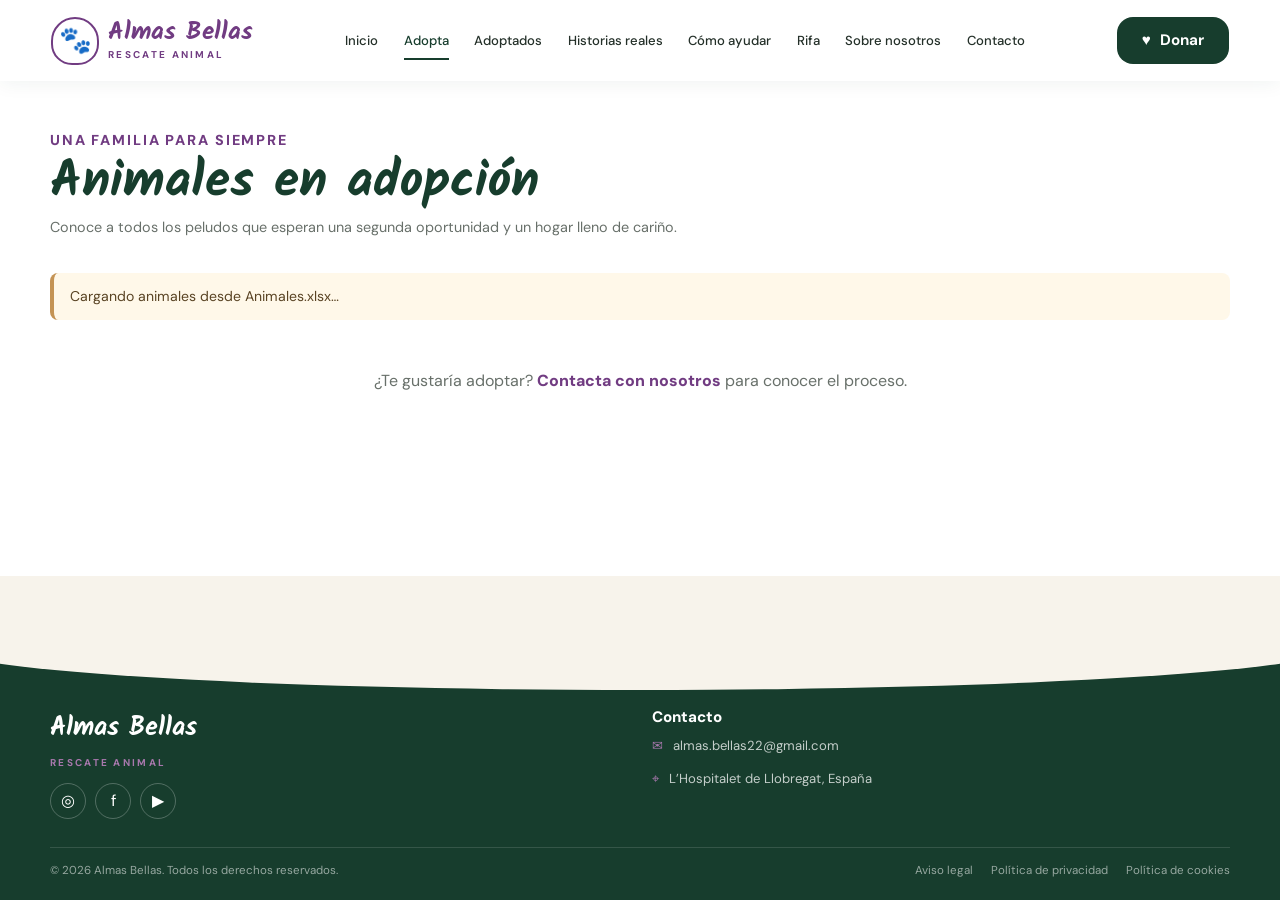
<file: adopta.html>
<!doctype html>
<html lang="es">
<head>
  <meta charset="utf-8">
  <meta name="viewport" content="width=device-width, initial-scale=1">
  <meta name="theme-color" content="#173d2d">
  <meta name="description" content="Conoce a todos los animales de Almas Bellas que buscan una familia y un hogar definitivo.">
  <title>Adopta | Almas Bellas</title>
  <link rel="preconnect" href="https://fonts.googleapis.com">
  <link rel="preconnect" href="https://fonts.gstatic.com" crossorigin>
  <link href="https://fonts.googleapis.com/css2?family=DM+Sans:wght@400;500;600;700;800&family=Kalam:wght@400;700&display=swap" rel="stylesheet">
  <link rel="stylesheet" href="style.css">
  <script type="module" src="app.js"></script>
</head>
<body class="adoption-page">
  <header class="site-header" id="inicio">
    <nav class="navbar" aria-label="Navegación principal">
      <a class="logo" href="index.html#inicio" aria-label="Almas Bellas, inicio"><span class="logo-mark" aria-hidden="true">🐾</span><span class="logo-text"><span class="logo-name">Almas Bellas</span><span class="logo-subtitle">RESCATE ANIMAL</span></span></a>
      <div class="nav-menu" id="main-nav-menu"><a class="nav-link" href="index.html#inicio">Inicio</a><a class="nav-link active" href="adopta.html">Adopta</a><a class="nav-link" href="adoptados.html">Adoptados</a><a class="nav-link" href="historias.html">Historias reales</a><a class="nav-link" href="index.html#ayudar">Cómo ayudar</a><a class="nav-link" href="rifa.html">Rifa</a><a class="nav-link" href="nosotros.html">Sobre nosotros</a><a class="nav-link" href="index.html#contacto">Contacto</a></div>
      <div class="nav-actions"><a class="btn btn-primary donate-nav" href="index.html#ayudar">♥ <span>Donar</span></a></div>
      <button class="mobile-nav-toggle" type="button" aria-label="Abrir menú" aria-controls="main-nav-menu" aria-expanded="false">☰</button>
    </nav>
  </header>
  <main class="adoption-main">
    <section class="animals section" id="animales">
      <div class="container">
        <div class="section-header adoption-header"><p class="eyebrow">Una familia para siempre</p><h1>Animales en adopción</h1><p>Conoce a todos los peludos que esperan una segunda oportunidad y un hogar lleno de cariño.</p></div>
        <p id="animals-status" class="data-notice" role="status" aria-live="polite">Cargando animales desde Animales.xlsx…</p>
        <div class="animals-grid"></div>
        <p class="adoption-contact">¿Te gustaría adoptar? <a href="mailto:hola@almasbellas.org?subject=Quiero%20adoptar">Contacta con nosotros</a> para conocer el proceso.</p>
      </div>
    </section>
  </main>
  <footer class="footer" id="contacto"><div class="container"><div class="footer-grid"><div class="footer-column"><a class="footer-logo" href="index.html#inicio"><span class="logo-name">Almas Bellas</span><span class="logo-subtitle">RESCATE ANIMAL</span></a><div class="footer-social"><a href="https://instagram.com" aria-label="Instagram">◎</a><a href="https://facebook.com" aria-label="Facebook">f</a><a href="https://youtube.com" aria-label="YouTube">▶</a></div></div><div class="footer-column"><h3>Contacto</h3><div class="footer-contact"><a class="contact-item" href="mailto:almas.bellas22@gmail.com"><span class="contact-icon">✉</span>almas.bellas22@gmail.com</a><span class="contact-item"><span class="contact-icon">⌖</span>L’Hospitalet de Llobregat, España</span></div></div></div><div class="footer-bottom"><p>© 2026 Almas Bellas. Todos los derechos reservados.</p><div class="footer-legal"><a href="#contacto">Aviso legal</a><a href="#contacto">Política de privacidad</a><a href="#contacto">Política de cookies</a></div></div></div></footer>
</body>
</html>
</file>
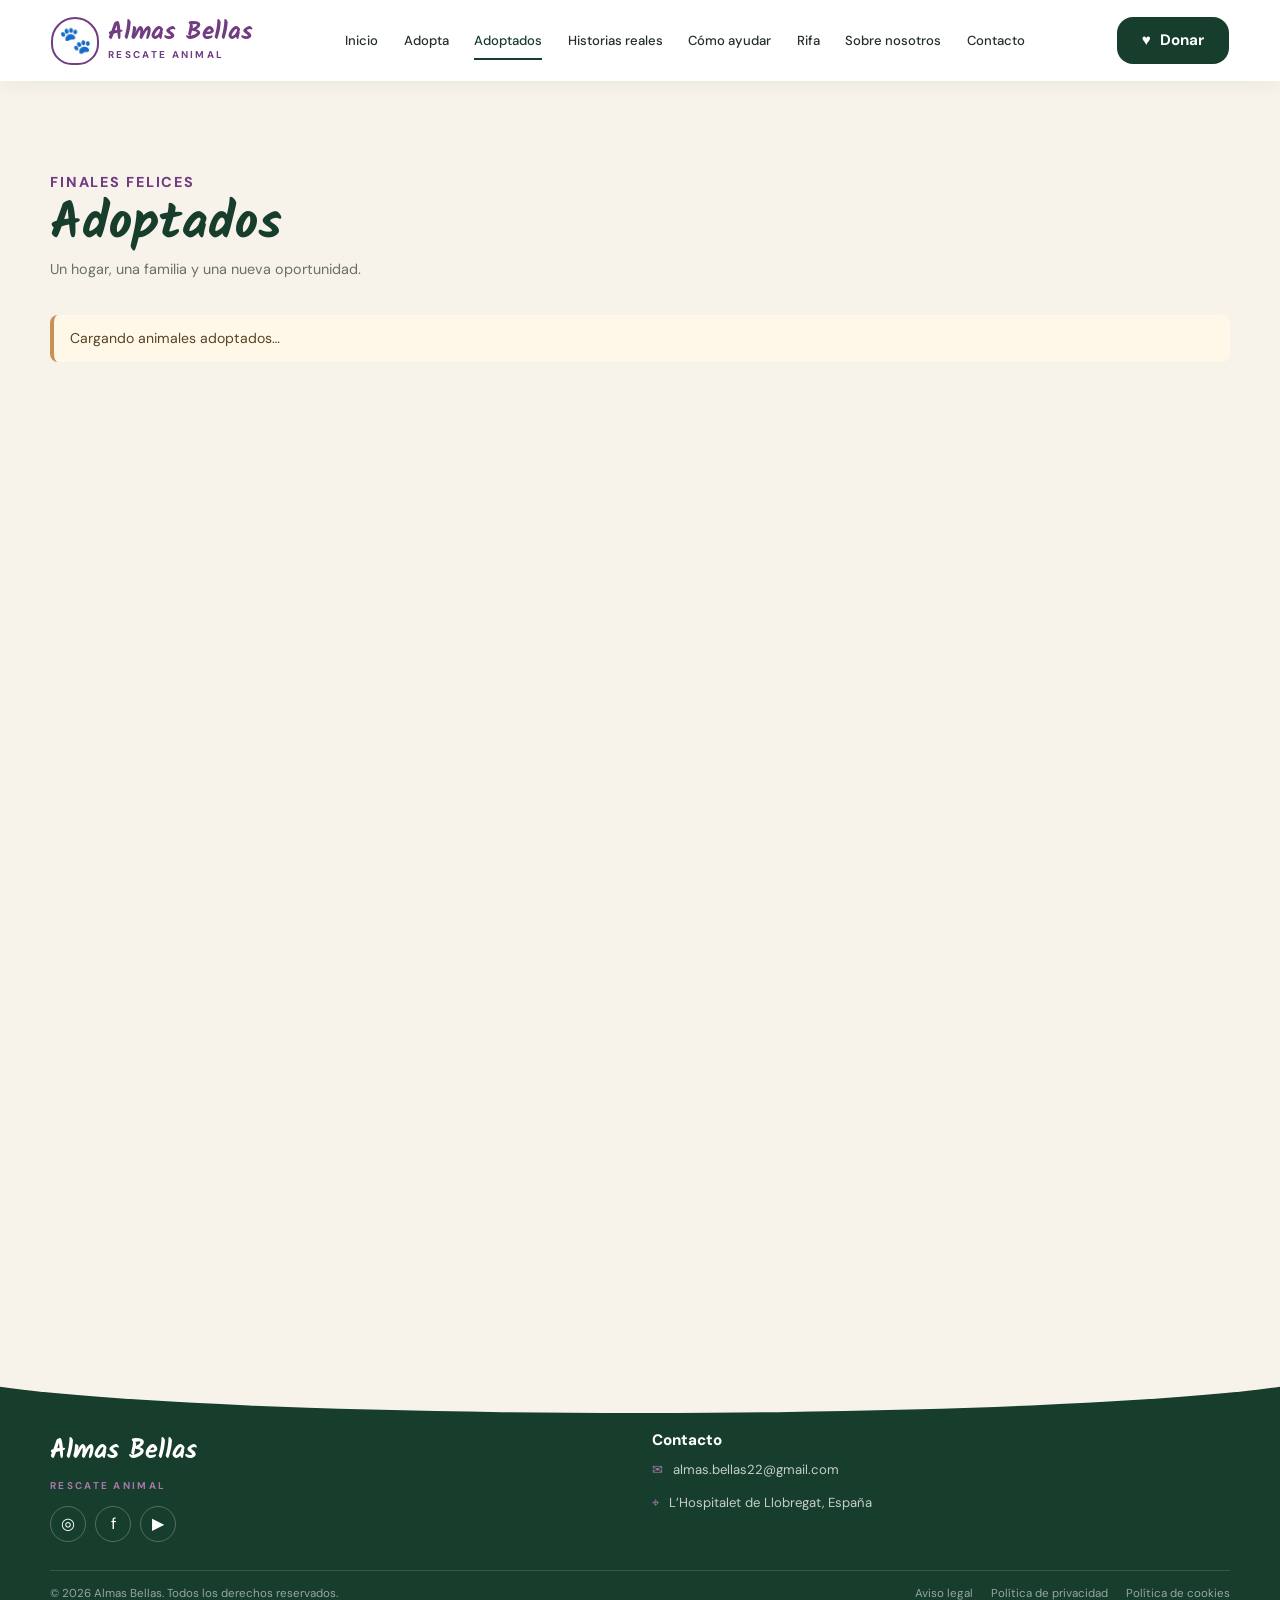
<file: adoptados.html>
<!doctype html>
<html lang="es">
<head>
  <meta charset="utf-8">
  <meta name="viewport" content="width=device-width, initial-scale=1">
  <meta name="theme-color" content="#173d2d">
  <meta name="description" content="Conoce a los animales adoptados de Almas Bellas y celebra sus nuevos comienzos.">
  <title>Adoptados | Almas Bellas</title>
  <link rel="preconnect" href="https://fonts.googleapis.com">
  <link rel="preconnect" href="https://fonts.gstatic.com" crossorigin>
  <link href="https://fonts.googleapis.com/css2?family=DM+Sans:wght@400;500;600;700;800&family=Kalam:wght@400;700&display=swap" rel="stylesheet">
  <link rel="stylesheet" href="style.css">
  <script type="module" src="adoptados.js"></script>
</head>
<body class="adopted-page">
  <header class="site-header" id="inicio">
    <nav class="navbar" aria-label="Navegación principal">
      <a class="logo" href="index.html#inicio" aria-label="Almas Bellas, inicio"><span class="logo-mark" aria-hidden="true">🐾</span><span class="logo-text"><span class="logo-name">Almas Bellas</span><span class="logo-subtitle">RESCATE ANIMAL</span></span></a>
      <div class="nav-menu" id="main-nav-menu"><a class="nav-link" href="index.html#inicio">Inicio</a><a class="nav-link" href="adopta.html">Adopta</a><a class="nav-link active" href="adoptados.html" aria-current="page">Adoptados</a><a class="nav-link" href="historias.html">Historias reales</a><a class="nav-link" href="index.html#ayudar">Cómo ayudar</a><a class="nav-link" href="rifa.html">Rifa</a><a class="nav-link" href="nosotros.html">Sobre nosotros</a><a class="nav-link" href="nosotros.html#contacto">Contacto</a></div>
      <div class="nav-actions"><a class="btn btn-primary donate-nav" href="index.html#ayudar">♥ <span>Donar</span></a></div>
      <button class="mobile-nav-toggle" type="button" aria-label="Abrir menú" aria-controls="main-nav-menu" aria-expanded="false">☰</button>
    </nav>
  </header>
  <main class="adopted-main">
    <section class="adopted-section section">
      <div class="container">
        <div class="section-header adoption-header"><p class="eyebrow">Finales felices</p><h1>Adoptados</h1><p>Un hogar, una familia y una nueva oportunidad.</p></div>
        <p id="adopted-status" class="data-notice" role="status" aria-live="polite">Cargando animales adoptados…</p>
        <div class="adopted-grid" aria-live="polite"></div>
      </div>
    </section>
  </main>
  <footer class="footer" id="contacto"><div class="container"><div class="footer-grid"><div class="footer-column"><a class="footer-logo" href="index.html#inicio"><span class="logo-name">Almas Bellas</span><span class="logo-subtitle">RESCATE ANIMAL</span></a><div class="footer-social"><a href="https://instagram.com" aria-label="Instagram">◎</a><a href="https://facebook.com" aria-label="Facebook">f</a><a href="https://youtube.com" aria-label="YouTube">▶</a></div></div><div class="footer-column"><h3>Contacto</h3><div class="footer-contact"><a class="contact-item" href="mailto:almas.bellas22@gmail.com"><span class="contact-icon">✉</span>almas.bellas22@gmail.com</a><span class="contact-item"><span class="contact-icon">⌖</span>L’Hospitalet de Llobregat, España</span></div></div></div><div class="footer-bottom"><p>© 2026 Almas Bellas. Todos los derechos reservados.</p><div class="footer-legal"><a href="nosotros.html#contacto">Aviso legal</a><a href="nosotros.html#contacto">Política de privacidad</a><a href="nosotros.html#contacto">Política de cookies</a></div></div></div></footer>
</body>
</html>
</file>
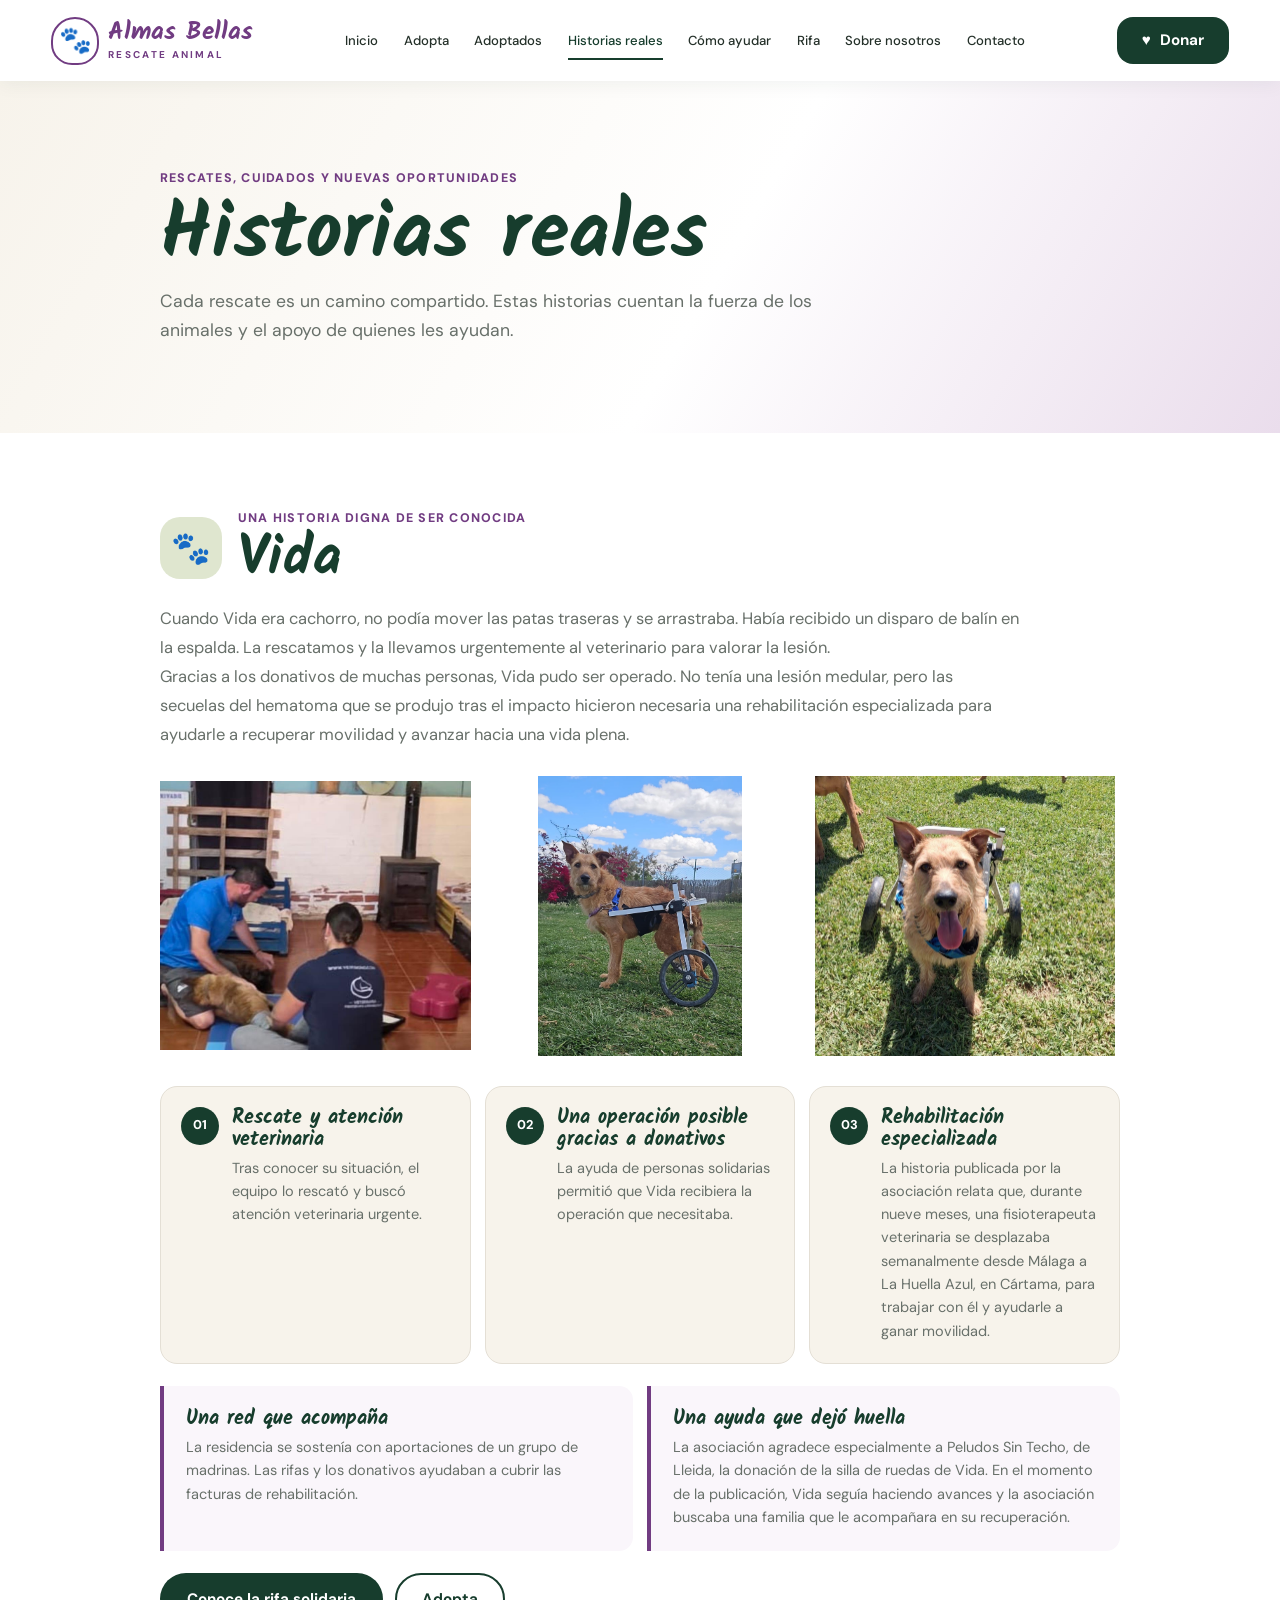
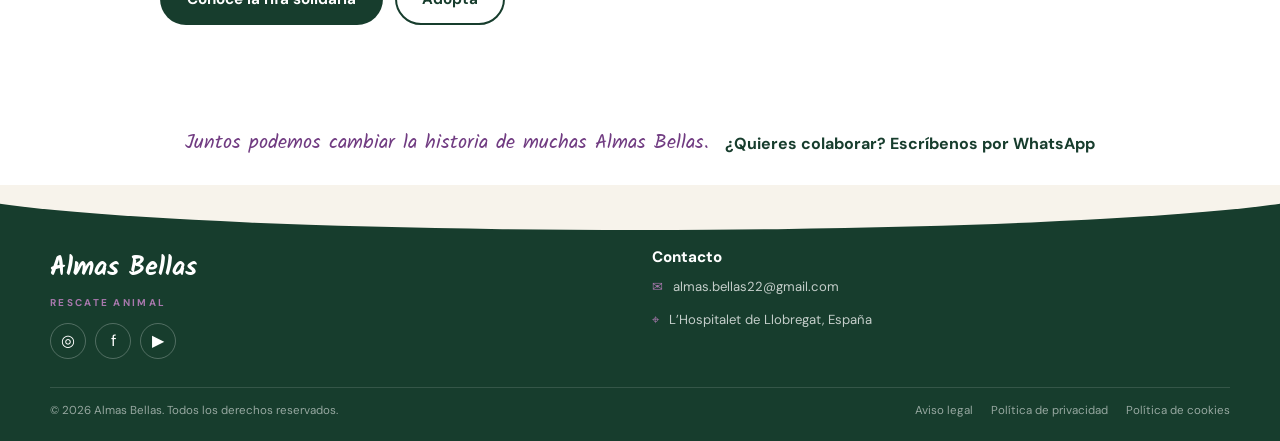
<file: historias.html>
<!doctype html>
<html lang="es">
<head>
  <meta charset="utf-8">
  <meta name="viewport" content="width=device-width, initial-scale=1">
  <meta name="theme-color" content="#173d2d">
  <meta name="description" content="Historias reales de rescate y recuperación de Almas Bellas, incluida la historia de Vida.">
  <title>Historias reales | Almas Bellas</title>
  <link rel="preconnect" href="https://fonts.googleapis.com">
  <link rel="preconnect" href="https://fonts.gstatic.com" crossorigin>
  <link href="https://fonts.googleapis.com/css2?family=DM+Sans:wght@400;500;600;700;800&family=Kalam:wght@400;700&display=swap" rel="stylesheet">
  <link rel="stylesheet" href="style.css">
  <script type="module" src="app.js"></script>
</head>
<body class="stories-page">
  <header class="site-header" id="inicio">
    <nav class="navbar" aria-label="Navegación principal">
      <a class="logo" href="index.html#inicio" aria-label="Almas Bellas, inicio"><span class="logo-mark" aria-hidden="true">🐾</span><span class="logo-text"><span class="logo-name">Almas Bellas</span><span class="logo-subtitle">RESCATE ANIMAL</span></span></a>
      <div class="nav-menu" id="main-nav-menu"><a class="nav-link" href="index.html#inicio">Inicio</a><a class="nav-link" href="adopta.html">Adopta</a><a class="nav-link" href="adoptados.html">Adoptados</a><a class="nav-link active" href="historias.html" aria-current="page">Historias reales</a><a class="nav-link" href="index.html#ayudar">Cómo ayudar</a><a class="nav-link" href="rifa.html">Rifa</a><a class="nav-link" href="nosotros.html">Sobre nosotros</a><a class="nav-link" href="index.html#contacto">Contacto</a></div>
      <div class="nav-actions"><a class="btn btn-primary donate-nav" href="index.html#ayudar">♥ <span>Donar</span></a></div>
      <button class="mobile-nav-toggle" type="button" aria-label="Abrir menú" aria-controls="main-nav-menu" aria-expanded="false">☰</button>
    </nav>
  </header>
  <main class="stories-main">
    <section class="stories-hero">
      <div class="container">
        <p class="eyebrow">Rescates, cuidados y nuevas oportunidades</p>
        <h1>Historias reales</h1>
        <p>Cada rescate es un camino compartido. Estas historias cuentan la fuerza de los animales y el apoyo de quienes les ayudan.</p>
      </div>
    </section>
    <section class="vida-story container" aria-labelledby="vida-title">
      <div class="vida-story-heading"><span class="vida-paw" aria-hidden="true">🐾</span><div><p class="eyebrow">Una historia digna de ser conocida</p><h2 id="vida-title">Vida</h2></div></div>
      <div class="vida-story-copy">
        <p>Cuando Vida era cachorro, no podía mover las patas traseras y se arrastraba. Había recibido un disparo de balín en la espalda. La rescatamos y la llevamos urgentemente al veterinario para valorar la lesión.<br>Gracias a los donativos de muchas personas, Vida pudo ser operado. No tenía una lesión medular, pero las secuelas del hematoma que se produjo tras el impacto hicieron necesaria una rehabilitación especializada para ayudarle a recuperar movilidad y avanzar hacia una vida plena.</p>
      </div>
      <div class="vida-gallery" aria-label="Imágenes de Vida">
        <img src="media/animales/Vida/vida.jpg" alt="Vida durante su recuperación" loading="lazy">
        <img src="media/animales/Vida/vida-silla.jpg" alt="Vida con su silla de ruedas" loading="lazy">
        <img src="media/animales/Vida/unnamed.jpg" alt="Vida" loading="lazy">
      </div>
      <div class="vida-timeline" aria-label="Etapas de la recuperación de Vida">
        <article><span>01</span><div><h3>Rescate y atención veterinaria</h3><p>Tras conocer su situación, el equipo lo rescató y buscó atención veterinaria urgente.</p></div></article>
        <article><span>02</span><div><h3>Una operación posible gracias a donativos</h3><p>La ayuda de personas solidarias permitió que Vida recibiera la operación que necesitaba.</p></div></article>
        <article><span>03</span><div><h3>Rehabilitación especializada</h3><p>La historia publicada por la asociación relata que, durante nueve meses, una fisioterapeuta veterinaria se desplazaba semanalmente desde Málaga a La Huella Azul, en Cártama, para trabajar con él y ayudarle a ganar movilidad.</p></div></article>
      </div>
      <div class="vida-support-grid">
        <div class="vida-support-card"><h3>Una red que acompaña</h3><p>La residencia se sostenía con aportaciones de un grupo de madrinas. Las rifas y los donativos ayudaban a cubrir las facturas de rehabilitación.</p></div>
        <div class="vida-support-card"><h3>Una ayuda que dejó huella</h3><p>La asociación agradece especialmente a Peludos Sin Techo, de Lleida, la donación de la silla de ruedas de Vida. En el momento de la publicación, Vida seguía haciendo avances y la asociación buscaba una familia que le acompañara en su recuperación.</p></div>
      </div>
      <div class="vida-actions"><a class="btn btn-primary" href="rifa.html">Conoce la rifa solidaria</a><a class="btn btn-secondary" href="https://wa.me/34692160589?text=Estoy%20interesado%2Fa%20en%20adoptar%20a%20Vida" target="_blank" rel="noopener noreferrer">Adopta</a></div>
    </section>
    <section class="stories-thanks container"><p>Juntos podemos cambiar la historia de muchas Almas Bellas.</p><a href="https://wa.me/34649776448" target="_blank" rel="noopener noreferrer">¿Quieres colaborar? Escríbenos por WhatsApp</a></section>
  </main>
  <footer class="footer" id="contacto"><div class="container"><div class="footer-grid"><div class="footer-column"><a class="footer-logo" href="index.html#inicio"><span class="logo-name">Almas Bellas</span><span class="logo-subtitle">RESCATE ANIMAL</span></a><div class="footer-social"><a href="https://instagram.com" aria-label="Instagram">◎</a><a href="https://facebook.com" aria-label="Facebook">f</a><a href="https://youtube.com" aria-label="YouTube">▶</a></div></div><div class="footer-column"><h3>Contacto</h3><div class="footer-contact"><a class="contact-item" href="mailto:almas.bellas22@gmail.com"><span class="contact-icon">✉</span>almas.bellas22@gmail.com</a><span class="contact-item"><span class="contact-icon">⌖</span>L’Hospitalet de Llobregat, España</span></div></div></div><div class="footer-bottom"><p>© 2026 Almas Bellas. Todos los derechos reservados.</p><div class="footer-legal"><a href="#contacto">Aviso legal</a><a href="#contacto">Política de privacidad</a><a href="#contacto">Política de cookies</a></div></div></div></footer>
</body>
</html>
</file>
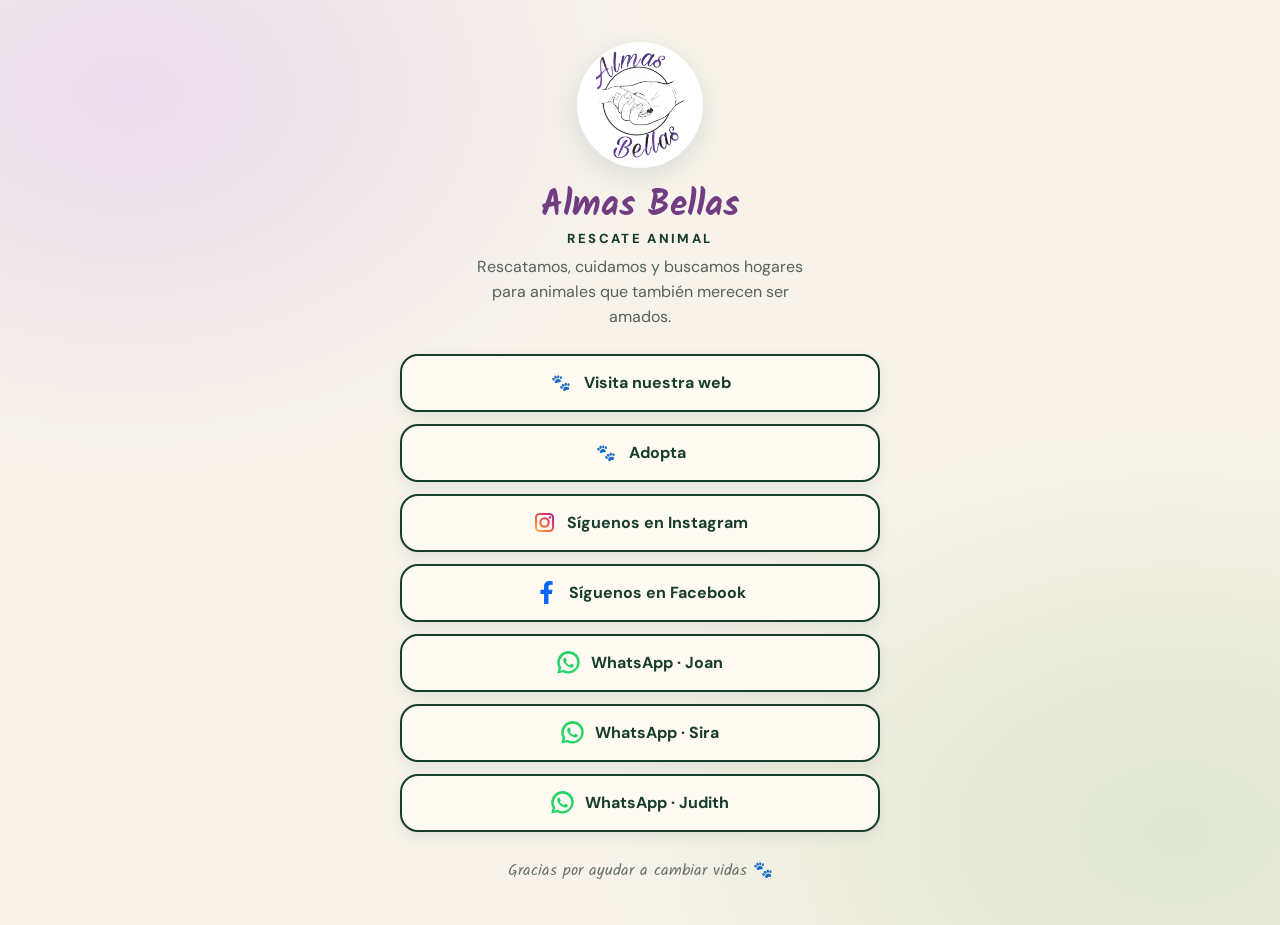
<file: linktree.html>
<!doctype html>
<html lang="es">
<head>
  <meta charset="utf-8">
  <meta name="viewport" content="width=device-width, initial-scale=1">
  <meta name="theme-color" content="#173d2d">
  <meta name="description" content="Todos los enlaces de Almas Bellas: web, redes sociales y WhatsApp.">
  <title>Almas Bellas | Enlaces</title>
  <link rel="preconnect" href="https://fonts.googleapis.com">
  <link rel="preconnect" href="https://fonts.gstatic.com" crossorigin>
  <link href="https://fonts.googleapis.com/css2?family=DM+Sans:wght@400;500;600;700;800&family=Kalam:wght@400;700&display=swap" rel="stylesheet">
  <style>
    :root { color-scheme: light; --green:#173d2d; --green-mid:#315a3d; --cream:#f7f3eb; --purple:#713c82; --text:#243029; }
    * { box-sizing:border-box; }
    body { min-height:100vh; margin:0; padding:42px 20px; display:flex; justify-content:center; align-items:center; background:radial-gradient(ellipse at 10% 10%, #eaddec 0, transparent 32%), radial-gradient(ellipse at 92% 90%, #dfe6cf 0, transparent 34%), var(--cream); color:var(--text); font-family:"DM Sans",Arial,sans-serif; }
    main { width:min(100%, 480px); text-align:center; }
    .brand { width:126px; height:126px; margin:0 auto 18px; padding:10px; overflow:hidden; border-radius:50%; background:#fff; box-shadow:0 8px 26px #173d2d20; }
    .brand img { width:100%; height:100%; object-fit:contain; }
    h1 { margin:0; color:var(--purple); font-family:Kalam,cursive; font-size:2.2rem; line-height:1.15; }
    .subtitle { margin:4px 0 8px; color:var(--green); font-size:.82rem; font-weight:800; letter-spacing:.18em; }
    .intro { margin:0 auto 24px; max-width:340px; color:#57615a; line-height:1.55; }
    .links { display:grid; gap:12px; }
    .link { min-height:58px; display:flex; align-items:center; justify-content:center; gap:11px; padding:12px 18px; border:2px solid var(--green); border-radius:18px; background:#fffaf2; color:var(--green); font-size:1rem; font-weight:700; text-decoration:none; box-shadow:0 5px 14px #173d2d17; transition:transform .18s ease, background .18s ease, color .18s ease; }
    .link:hover, .link:focus-visible { transform:translateY(-2px); background:#e9f0df; color:var(--green); text-decoration:none; outline:none; }
    .link.secondary { background:#fffaf2; color:var(--green); }
    .icon { width:23px; height:23px; display:inline-flex; align-items:center; justify-content:center; flex:0 0 23px; }
    .platform-icon { display:block; width:23px; height:23px; }
    .instagram-icon { fill:url(#instagram-gradient); }
    .facebook-icon { fill:#0866ff; }
    .whatsapp-icon { fill:#25d366; }
    footer { margin-top:26px; color:#69736c; font-family:Kalam,cursive; font-size:1rem; }
    @media (prefers-reduced-motion:reduce) { *,*::before,*::after { transition:none !important; scroll-behavior:auto !important; } }
  </style>
</head>
<body>
  <main>
    <div class="brand"><img src="media/web/logo.png" alt="Logo de Almas Bellas"></div>
    <h1>Almas Bellas</h1>
    <p class="subtitle">RESCATE ANIMAL</p>
    <p class="intro">Rescatamos, cuidamos y buscamos hogares para animales que también merecen ser amados.</p>
    <nav class="links" aria-label="Enlaces de Almas Bellas">
      <a class="link" href="https://lauraisidro.com/"><span class="icon" aria-hidden="true">🐾</span>Visita nuestra web</a>
      <a class="link" href="adopta.html"><span class="icon" aria-hidden="true">🐾</span>Adopta</a>
      <a class="link secondary" href="https://www.instagram.com/" target="_blank" rel="noopener noreferrer"><span class="icon" aria-hidden="true"><svg class="platform-icon instagram-icon" viewBox="0 0 24 24"><defs><linearGradient id="instagram-gradient" x1="0" y1="24" x2="24" y2="0" gradientUnits="userSpaceOnUse"><stop stop-color="#ffdc80"/><stop offset=".35" stop-color="#f77737"/><stop offset=".68" stop-color="#e1306c"/><stop offset="1" stop-color="#833ab4"/></linearGradient></defs><path d="M7 2h10a5 5 0 0 1 5 5v10a5 5 0 0 1-5 5H7a5 5 0 0 1-5-5V7a5 5 0 0 1 5-5Zm0 2.2A2.8 2.8 0 0 0 4.2 7v10A2.8 2.8 0 0 0 7 19.8h10a2.8 2.8 0 0 0 2.8-2.8V7A2.8 2.8 0 0 0 17 4.2H7Zm5 2.3a5.5 5.5 0 1 1 0 11 5.5 5.5 0 0 1 0-11Zm0 2.2a3.3 3.3 0 1 0 0 6.6 3.3 3.3 0 0 0 0-6.6Zm5.7-3.1a1.3 1.3 0 1 1 0 2.6 1.3 1.3 0 0 1 0-2.6Z"/></svg></span>Síguenos en Instagram</a>
      <a class="link secondary" href="https://www.facebook.com/" target="_blank" rel="noopener noreferrer"><span class="icon" aria-hidden="true"><svg class="platform-icon facebook-icon" viewBox="0 0 320 512"><path d="M279.14 288l14.22-92.66h-88.91v-60.13c0-25.35 12.42-50.06 52.24-50.06H297V6.26S260.43 0 225.36 0C152.77 0 105.1 44.38 105.1 124.72v70.62H24V288h81.1v224h99.2V288z"/></svg></span>Síguenos en Facebook</a>
      <a class="link" href="https://wa.me/34692160589" target="_blank" rel="noopener noreferrer"><span class="icon" aria-hidden="true"><svg class="platform-icon whatsapp-icon" viewBox="0 0 24 24"><path d="M20.52 3.48A11.9 11.9 0 0 0 1.78 17.82L.2 23.6l5.92-1.55a11.9 11.9 0 0 0 14.4-18.57ZM12 21.1a9.1 9.1 0 0 1-4.63-1.27l-.33-.2-3.52.92.94-3.43-.22-.35A9.12 9.12 0 1 1 12 21.1Zm5-6.83c-.27-.14-1.62-.8-1.87-.9-.25-.1-.43-.14-.61.14-.18.27-.7.9-.86 1.08-.16.18-.32.2-.59.07-.27-.14-1.15-.42-2.2-1.34-.81-.72-1.36-1.61-1.52-1.88-.16-.27-.02-.42.12-.56.12-.12.27-.32.41-.48.14-.16.18-.27.27-.45.09-.18.05-.34-.02-.48-.07-.14-.61-1.48-.84-2.03-.22-.53-.45-.46-.61-.47h-.52c-.18 0-.48.07-.73.34-.25.27-.95.93-.95 2.27s.98 2.64 1.12 2.82c.14.18 1.93 2.95 4.68 4.14.65.28 1.16.45 1.56.58.65.2 1.24.17 1.7.1.52-.08 1.62-.66 1.85-1.3.23-.64.23-1.19.16-1.3-.07-.11-.25-.18-.52-.32Z"/></svg></span>WhatsApp · Joan</a>
      <a class="link" href="https://wa.me/34649776448" target="_blank" rel="noopener noreferrer"><span class="icon" aria-hidden="true"><svg class="platform-icon whatsapp-icon" viewBox="0 0 24 24"><path d="M20.52 3.48A11.9 11.9 0 0 0 1.78 17.82L.2 23.6l5.92-1.55a11.9 11.9 0 0 0 14.4-18.57ZM12 21.1a9.1 9.1 0 0 1-4.63-1.27l-.33-.2-3.52.92.94-3.43-.22-.35A9.12 9.12 0 1 1 12 21.1Zm5-6.83c-.27-.14-1.62-.8-1.87-.9-.25-.1-.43-.14-.61.14-.18.27-.7.9-.86 1.08-.16.18-.32.2-.59.07-.27-.14-1.15-.42-2.2-1.34-.81-.72-1.36-1.61-1.52-1.88-.16-.27-.02-.42.12-.56.12-.12.27-.32.41-.48.14-.16.18-.27.27-.45.09-.18.05-.34-.02-.48-.07-.14-.61-1.48-.84-2.03-.22-.53-.45-.46-.61-.47h-.52c-.18 0-.48.07-.73.34-.25.27-.95.93-.95 2.27s.98 2.64 1.12 2.82c.14.18 1.93 2.95 4.68 4.14.65.28 1.16.45 1.56.58.65.2 1.24.17 1.7.1.52-.08 1.62-.66 1.85-1.3.23-.64.23-1.19.16-1.3-.07-.11-.25-.18-.52-.32Z"/></svg></span>WhatsApp · Sira</a>
      <a class="link" href="https://wa.me/34608678808" target="_blank" rel="noopener noreferrer"><span class="icon" aria-hidden="true"><svg class="platform-icon whatsapp-icon" viewBox="0 0 24 24"><path d="M20.52 3.48A11.9 11.9 0 0 0 1.78 17.82L.2 23.6l5.92-1.55a11.9 11.9 0 0 0 14.4-18.57ZM12 21.1a9.1 9.1 0 0 1-4.63-1.27l-.33-.2-3.52.92.94-3.43-.22-.35A9.12 9.12 0 1 1 12 21.1Zm5-6.83c-.27-.14-1.62-.8-1.87-.9-.25-.1-.43-.14-.61.14-.18.27-.7.9-.86 1.08-.16.18-.32.2-.59.07-.27-.14-1.15-.42-2.2-1.34-.81-.72-1.36-1.61-1.52-1.88-.16-.27-.02-.42.12-.56.12-.12.27-.32.41-.48.14-.16.18-.27.27-.45.09-.18.05-.34-.02-.48-.07-.14-.61-1.48-.84-2.03-.22-.53-.45-.46-.61-.47h-.52c-.18 0-.48.07-.73.34-.25.27-.95.93-.95 2.27s.98 2.64 1.12 2.82c.14.18 1.93 2.95 4.68 4.14.65.28 1.16.45 1.56.58.65.2 1.24.17 1.7.1.52-.08 1.62-.66 1.85-1.3.23-.64.23-1.19.16-1.3-.07-.11-.25-.18-.52-.32Z"/></svg></span>WhatsApp · Judith</a>
    </nav>
    <footer>Gracias por ayudar a cambiar vidas 🐾</footer>
  </main>
</body>
</html>
</file>
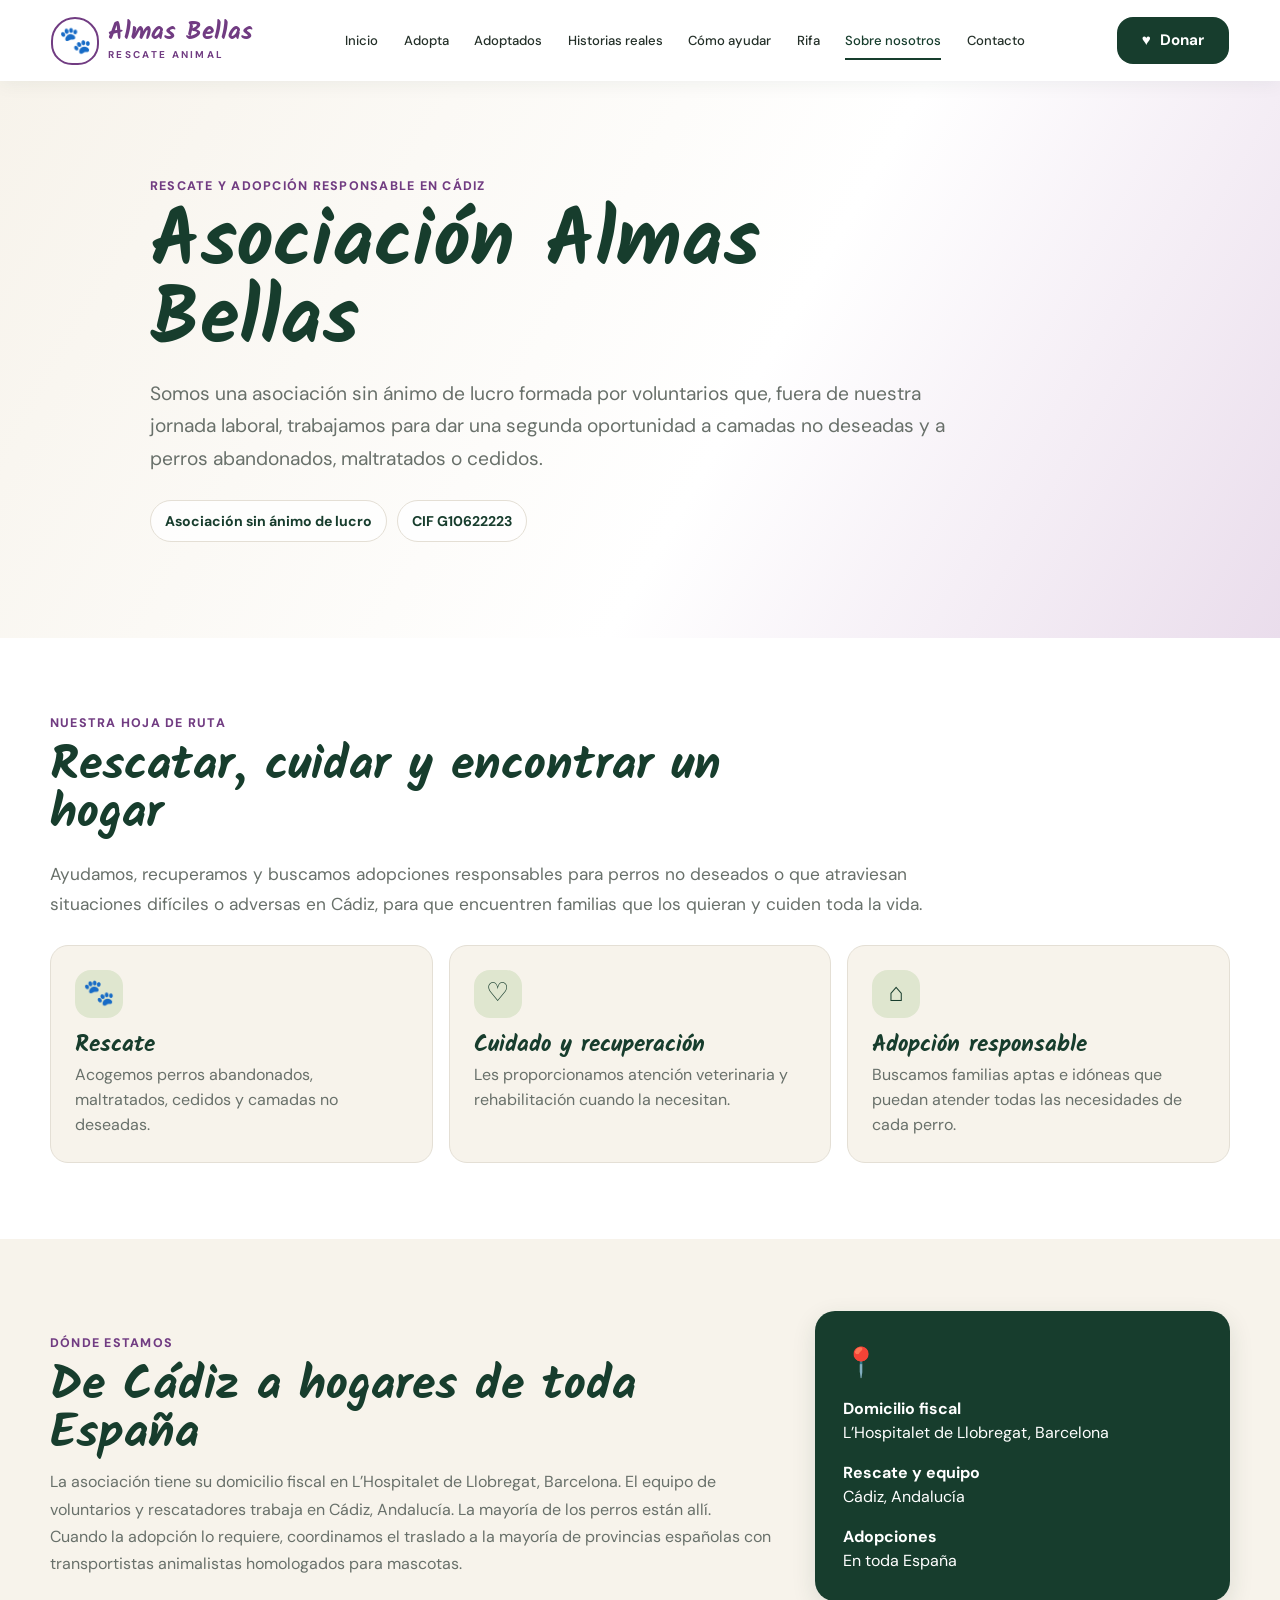
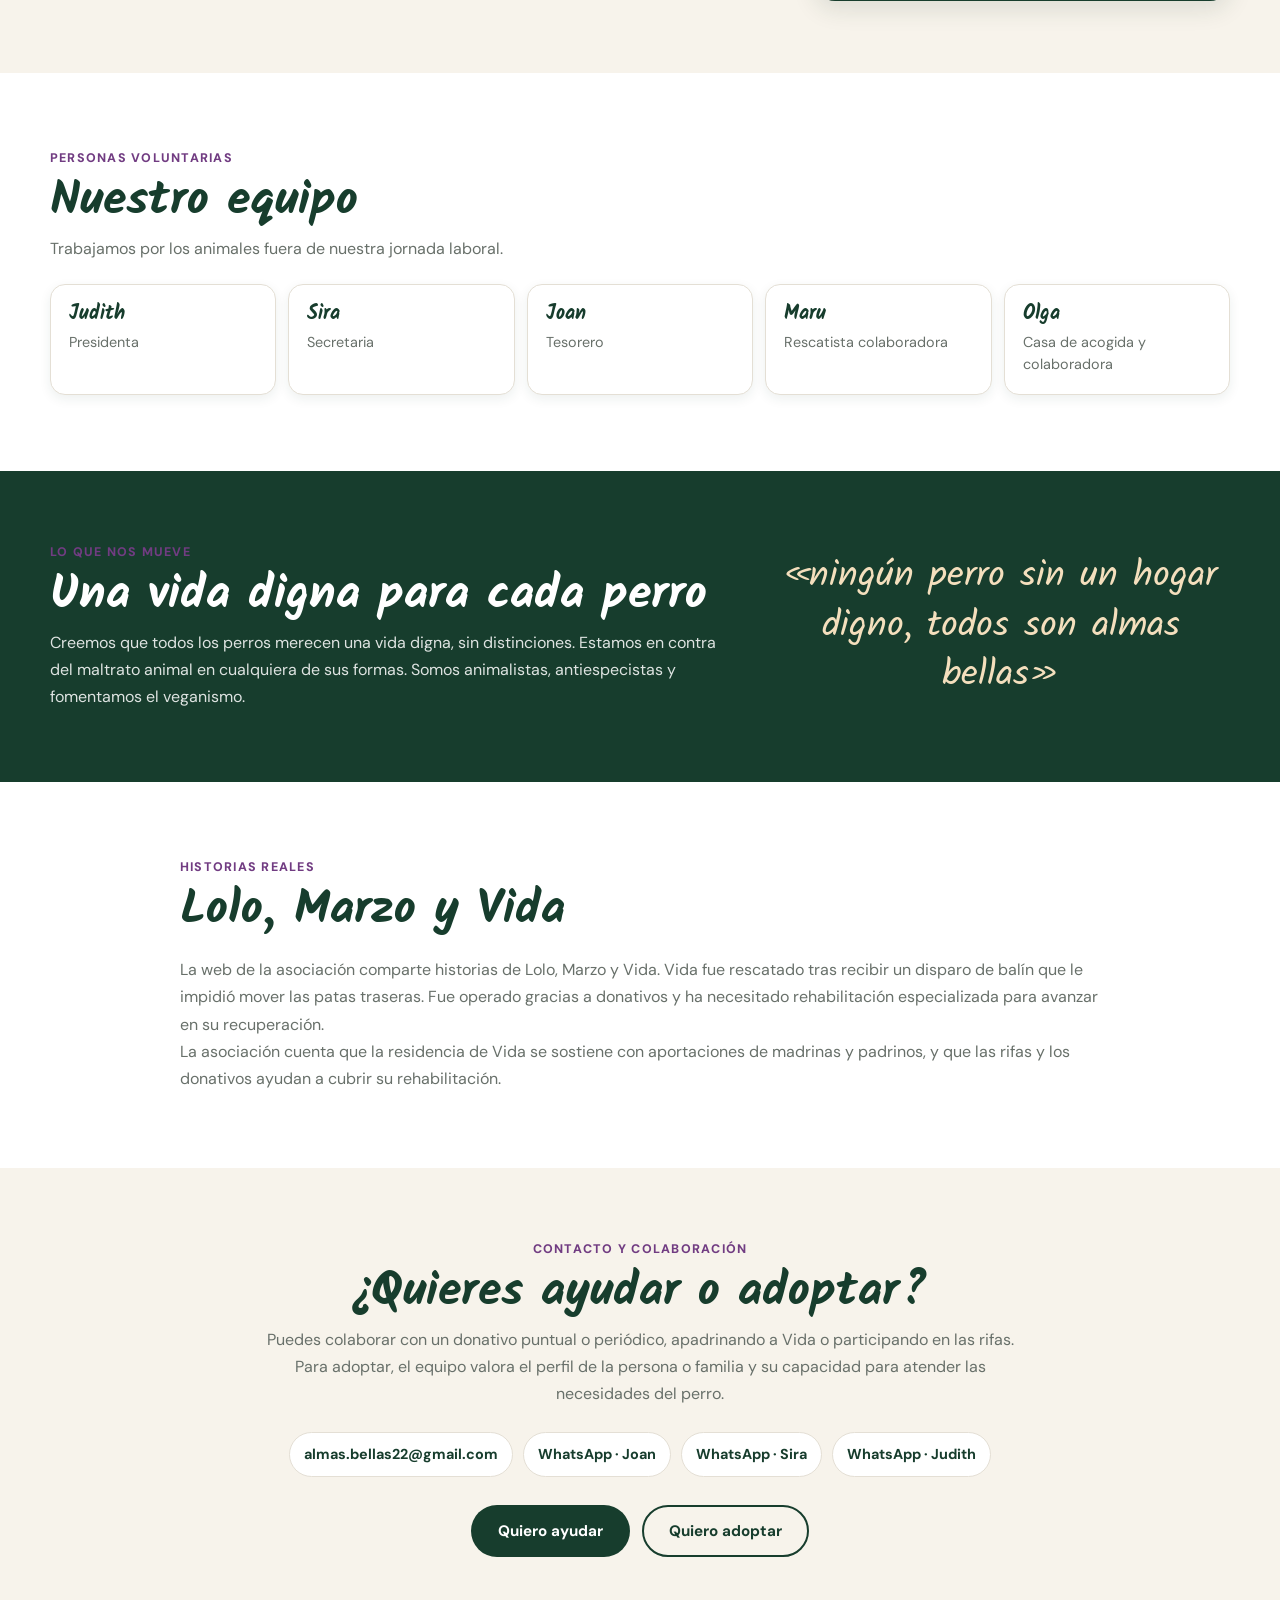
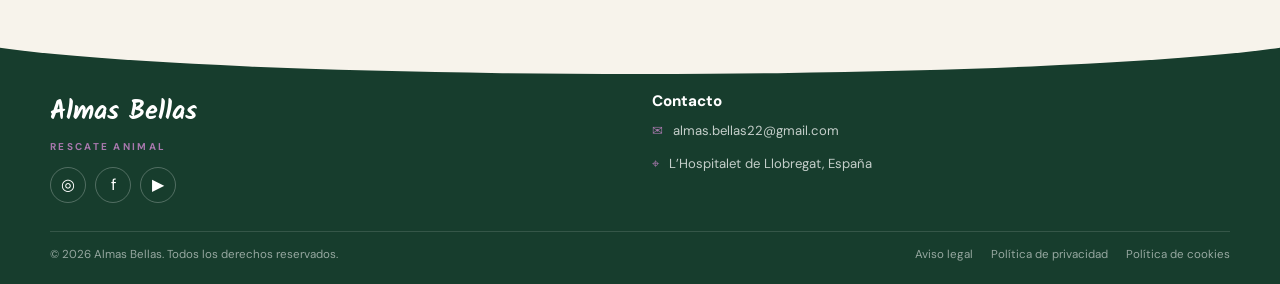
<file: nosotros.html>
<!doctype html>
<html lang="es">
<head>
  <meta charset="utf-8">
  <meta name="viewport" content="width=device-width, initial-scale=1">
  <meta name="theme-color" content="#173d2d">
  <meta name="description" content="Conoce la Asociación Almas Bellas: un equipo voluntario que rescata, recupera y busca adopciones responsables para perros.">
  <title>Sobre nosotros | Almas Bellas</title>
  <link rel="preconnect" href="https://fonts.googleapis.com">
  <link rel="preconnect" href="https://fonts.gstatic.com" crossorigin>
  <link href="https://fonts.googleapis.com/css2?family=DM+Sans:wght@400;500;600;700;800&family=Kalam:wght@400;700&display=swap" rel="stylesheet">
  <link rel="stylesheet" href="style.css">
  <script type="module" src="app.js"></script>
</head>
<body class="about-page">
  <header class="site-header" id="inicio">
    <nav class="navbar" aria-label="Navegación principal">
      <a class="logo" href="index.html#inicio" aria-label="Almas Bellas, inicio"><span class="logo-mark" aria-hidden="true">🐾</span><span class="logo-text"><span class="logo-name">Almas Bellas</span><span class="logo-subtitle">RESCATE ANIMAL</span></span></a>
      <div class="nav-menu" id="main-nav-menu"><a class="nav-link" href="index.html#inicio">Inicio</a><a class="nav-link" href="adopta.html">Adopta</a><a class="nav-link" href="adoptados.html">Adoptados</a><a class="nav-link" href="historias.html">Historias reales</a><a class="nav-link" href="index.html#ayudar">Cómo ayudar</a><a class="nav-link" href="rifa.html">Rifa</a><a class="nav-link active" href="nosotros.html" aria-current="page">Sobre nosotros</a><a class="nav-link" href="#contacto">Contacto</a></div>
      <div class="nav-actions"><a class="btn btn-primary donate-nav" href="index.html#ayudar">♥ <span>Donar</span></a></div>
      <button class="mobile-nav-toggle" type="button" aria-label="Abrir menú" aria-controls="main-nav-menu" aria-expanded="false">☰</button>
    </nav>
  </header>
  <main class="about-main">
    <section class="about-hero">
      <div class="container about-hero-inner">
        <p class="eyebrow">Rescate y adopción responsable en Cádiz</p>
        <h1>Asociación Almas Bellas</h1>
        <p>Somos una asociación sin ánimo de lucro formada por voluntarios que, fuera de nuestra jornada laboral, trabajamos para dar una segunda oportunidad a camadas no deseadas y a perros abandonados, maltratados o cedidos.</p>
        <div class="about-badges"><span>Asociación sin ánimo de lucro</span><span>CIF G10622223</span></div>
      </div>
    </section>

    <section class="about-section container" aria-labelledby="about-mission-title">
      <div class="about-section-heading"><p class="eyebrow">Nuestra hoja de ruta</p><h2 id="about-mission-title">Rescatar, cuidar y encontrar un hogar</h2></div>
      <p class="about-lead">Ayudamos, recuperamos y buscamos adopciones responsables para perros no deseados o que atraviesan situaciones difíciles o adversas en Cádiz, para que encuentren familias que los quieran y cuiden toda la vida.</p>
      <div class="about-pillars">
        <article class="about-pillar"><span aria-hidden="true">🐾</span><h3>Rescate</h3><p>Acogemos perros abandonados, maltratados, cedidos y camadas no deseadas.</p></article>
        <article class="about-pillar"><span aria-hidden="true">♡</span><h3>Cuidado y recuperación</h3><p>Les proporcionamos atención veterinaria y rehabilitación cuando la necesitan.</p></article>
        <article class="about-pillar"><span aria-hidden="true">⌂</span><h3>Adopción responsable</h3><p>Buscamos familias aptas e idóneas que puedan atender todas las necesidades de cada perro.</p></article>
      </div>
    </section>

    <section class="about-location">
      <div class="container about-location-grid">
        <div><p class="eyebrow">Dónde estamos</p><h2>De Cádiz a hogares de toda España</h2><p>La asociación tiene su domicilio fiscal en L’Hospitalet de Llobregat, Barcelona. El equipo de voluntarios y rescatadores trabaja en Cádiz, Andalucía. La mayoría de los perros están allí.</p><p>Cuando la adopción lo requiere, coordinamos el traslado a la mayoría de provincias españolas con transportistas animalistas homologados para mascotas.</p></div>
        <div class="about-location-card"><span aria-hidden="true">📍</span><p><strong>Domicilio fiscal</strong><br>L’Hospitalet de Llobregat, Barcelona</p><p><strong>Rescate y equipo</strong><br>Cádiz, Andalucía</p><p><strong>Adopciones</strong><br>En toda España</p></div>
      </div>
    </section>

    <section class="about-section container" aria-labelledby="about-team-title">
      <div class="about-section-heading"><p class="eyebrow">Personas voluntarias</p><h2 id="about-team-title">Nuestro equipo</h2><p>Trabajamos por los animales fuera de nuestra jornada laboral.</p></div>
      <div class="about-team-grid">
        <article><h3>Judith</h3><p>Presidenta</p></article>
        <article><h3>Sira</h3><p>Secretaria</p></article>
        <article><h3>Joan</h3><p>Tesorero</p></article>
        <article><h3>Maru</h3><p>Rescatista colaboradora</p></article>
        <article><h3>Olga</h3><p>Casa de acogida y colaboradora</p></article>
      </div>
    </section>

    <section class="about-values">
      <div class="container about-values-inner"><div><p class="eyebrow">Lo que nos mueve</p><h2>Una vida digna para cada perro</h2><p>Creemos que todos los perros merecen una vida digna, sin distinciones. Estamos en contra del maltrato animal en cualquiera de sus formas. Somos animalistas, antiespecistas y fomentamos el veganismo.</p></div><blockquote>«ningún perro sin un hogar digno, todos son almas bellas»</blockquote></div>
    </section>

    <section class="about-section container about-vida" aria-labelledby="about-vida-title">
      <div class="about-section-heading"><p class="eyebrow">Historias reales</p><h2 id="about-vida-title">Lolo, Marzo y Vida</h2></div>
      <p>La web de la asociación comparte historias de Lolo, Marzo y Vida. Vida fue rescatado tras recibir un disparo de balín que le impidió mover las patas traseras. Fue operado gracias a donativos y ha necesitado rehabilitación especializada para avanzar en su recuperación.</p>
      <p>La asociación cuenta que la residencia de Vida se sostiene con aportaciones de madrinas y padrinos, y que las rifas y los donativos ayudan a cubrir su rehabilitación.</p>
    </section>

    <section class="about-contact">
      <div class="container">
        <p class="eyebrow">Contacto y colaboración</p><h2>¿Quieres ayudar o adoptar?</h2>
        <p>Puedes colaborar con un donativo puntual o periódico, apadrinando a Vida o participando en las rifas. Para adoptar, el equipo valora el perfil de la persona o familia y su capacidad para atender las necesidades del perro.</p>
        <div class="about-contact-links"><a href="mailto:almas.bellas22@gmail.com">almas.bellas22@gmail.com</a><a href="https://wa.me/34692160589" target="_blank" rel="noopener noreferrer">WhatsApp · Joan</a><a href="https://wa.me/34649776448" target="_blank" rel="noopener noreferrer">WhatsApp · Sira</a><a href="https://wa.me/34608678808" target="_blank" rel="noopener noreferrer">WhatsApp · Judith</a></div>
        <div class="about-action-buttons"><a class="btn btn-primary" href="https://wa.me/34692160589?text=Hola%2C%20quiero%20colaborar%20con%20Almas%20Bellas" target="_blank" rel="noopener noreferrer">Quiero ayudar</a><a class="btn btn-secondary" href="https://wa.me/34692160589?text=Hola%2C%20estoy%20interesado%2Fa%20en%20adoptar%20un%20perro%20de%20Almas%20Bellas" target="_blank" rel="noopener noreferrer">Quiero adoptar</a></div>
      </div>
    </section>
  </main>
  <footer class="footer" id="contacto"><div class="container"><div class="footer-grid"><div class="footer-column"><a class="footer-logo" href="index.html#inicio"><span class="logo-name">Almas Bellas</span><span class="logo-subtitle">RESCATE ANIMAL</span></a><div class="footer-social"><a href="https://instagram.com" aria-label="Instagram">◎</a><a href="https://facebook.com" aria-label="Facebook">f</a><a href="https://youtube.com" aria-label="YouTube">▶</a></div></div><div class="footer-column"><h3>Contacto</h3><div class="footer-contact"><a class="contact-item" href="mailto:almas.bellas22@gmail.com"><span class="contact-icon">✉</span>almas.bellas22@gmail.com</a><span class="contact-item"><span class="contact-icon">⌖</span>L’Hospitalet de Llobregat, España</span></div></div></div><div class="footer-bottom"><p>© 2026 Almas Bellas. Todos los derechos reservados.</p><div class="footer-legal"><a href="#contacto">Aviso legal</a><a href="#contacto">Política de privacidad</a><a href="#contacto">Política de cookies</a></div></div></div></footer>
</body>
</html>
</file>
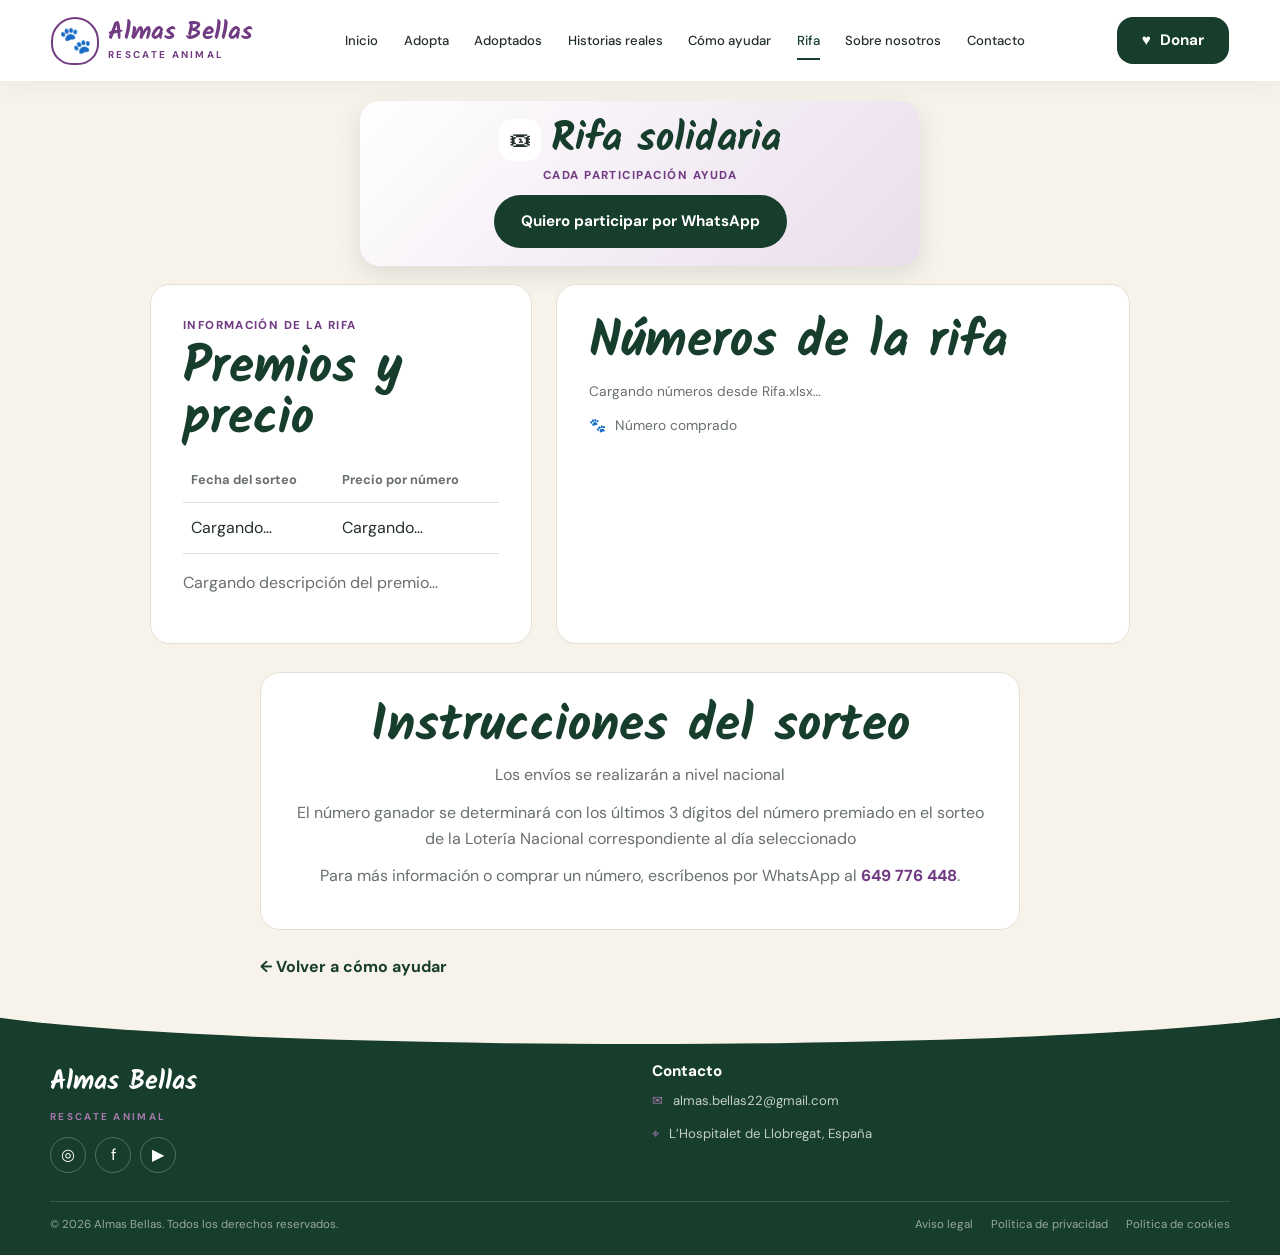
<file: rifa.html>
<!doctype html>
<html lang="es">
<head>
  <meta charset="utf-8">
  <meta name="viewport" content="width=device-width, initial-scale=1">
  <meta name="theme-color" content="#173d2d">
  <meta name="description" content="Participa en la rifa solidaria de Almas Bellas y ayuda a financiar tratamientos médicos para animales rescatados.">
  <title>Rifa solidaria | Almas Bellas</title>
  <link rel="preconnect" href="https://fonts.googleapis.com">
  <link rel="preconnect" href="https://fonts.gstatic.com" crossorigin>
  <link href="https://fonts.googleapis.com/css2?family=DM+Sans:wght@400;500;600;700;800&family=Kalam:wght@400;700&display=swap" rel="stylesheet">
  <link rel="stylesheet" href="style.css">
</head>
<body class="raffle-page">
  <header class="site-header">
    <nav class="navbar" aria-label="Navegación principal">
      <a class="logo" href="index.html#inicio" aria-label="Almas Bellas, inicio"><span class="logo-mark" aria-hidden="true">🐾</span><span class="logo-text"><span class="logo-name">Almas Bellas</span><span class="logo-subtitle">RESCATE ANIMAL</span></span></a>
      <div class="nav-menu" id="main-nav-menu"><a class="nav-link" href="index.html#inicio">Inicio</a><a class="nav-link" href="adopta.html">Adopta</a><a class="nav-link" href="adoptados.html">Adoptados</a><a class="nav-link" href="historias.html">Historias reales</a><a class="nav-link" href="index.html#ayudar">Cómo ayudar</a><a class="nav-link active" href="rifa.html" aria-current="page">Rifa</a><a class="nav-link" href="nosotros.html">Sobre nosotros</a><a class="nav-link" href="nosotros.html#contacto">Contacto</a></div>
      <div class="nav-actions"><a class="btn btn-primary donate-nav" href="index.html#ayudar">♥ <span>Donar</span></a></div>
      <button class="mobile-nav-toggle" type="button" aria-label="Abrir menú" aria-controls="main-nav-menu" aria-expanded="false">☰</button>
    </nav>
  </header>
  <main class="raffle-main container">
    <section class="raffle-hero" aria-labelledby="raffle-title">
      <div class="raffle-heading"><span class="raffle-icon" aria-hidden="true">🎟</span><h1 id="raffle-title">Rifa solidaria</h1></div>
      <p class="eyebrow">Cada participación ayuda</p>
      <a class="btn btn-primary" href="https://wa.me/34649776448?text=Hola%2C%20quiero%20participar%20en%20la%20rifa%20solidaria" target="_blank" rel="noopener noreferrer">Quiero participar por WhatsApp</a>
    </section>
    <section class="raffle-layout" aria-labelledby="raffle-table-title">
      <div class="raffle-prizes">
        <p class="raffle-kicker">INFORMACIÓN DE LA RIFA</p>
        <h2 id="raffle-table-title">Premios y precio</h2>
        <table class="raffle-prize-table">
          <thead><tr><th scope="col">Fecha del sorteo</th><th scope="col">Precio por número</th></tr></thead>
          <tbody><tr><td id="raffle-date">Cargando…</td><td id="raffle-price">Cargando…</td></tr></tbody>
        </table>
        <p id="raffle-prize-description" class="raffle-prize-description">Cargando descripción del premio…</p>
        <div id="raffle-gallery" class="raffle-gallery" aria-label="Imágenes de los premios"></div>
        <p id="raffle-gallery-status" class="raffle-pending-note"></p>
      </div>
      <div class="raffle-numbers-panel">
        <h2>Números de la rifa</h2>
        <p id="raffle-number-status" class="raffle-number-status" role="status" aria-live="polite">Cargando números desde Rifa.xlsx…</p>
        <p class="raffle-number-legend"><span aria-hidden="true">🐾</span> Número comprado</p>
        <div class="raffle-number-grid" id="raffle-numbers" aria-label="Números de la rifa"></div>
      </div>
    </section>
    <section class="raffle-info" aria-labelledby="raffle-info-title">
      <h2 id="raffle-info-title">Instrucciones del sorteo</h2>
      <p>Los envíos se realizarán a nivel nacional</p>
      <p>El número ganador se determinará con los últimos 3 dígitos del número premiado en el sorteo de la Lotería Nacional correspondiente al día seleccionado</p>
      <p>Para más información o comprar un número, escríbenos por WhatsApp al <a class="raffle-email" href="https://wa.me/34649776448" target="_blank" rel="noopener noreferrer">649 776 448</a>.</p>
    </section>
    <p class="raffle-back"><a href="index.html#ayudar">← Volver a cómo ayudar</a></p>
  </main>
  <footer class="footer" id="contacto"><div class="container"><div class="footer-grid"><div class="footer-column"><a class="footer-logo" href="index.html#inicio"><span class="logo-name">Almas Bellas</span><span class="logo-subtitle">RESCATE ANIMAL</span></a><div class="footer-social"><a href="https://instagram.com" aria-label="Instagram">◎</a><a href="https://facebook.com" aria-label="Facebook">f</a><a href="https://youtube.com" aria-label="YouTube">▶</a></div></div><div class="footer-column"><h3>Contacto</h3><div class="footer-contact"><a class="contact-item" href="mailto:almas.bellas22@gmail.com"><span class="contact-icon">✉</span>almas.bellas22@gmail.com</a><span class="contact-item"><span class="contact-icon">⌖</span>L’Hospitalet de Llobregat, España</span></div></div></div><div class="footer-bottom"><p>© 2026 Almas Bellas. Todos los derechos reservados.</p><div class="footer-legal"><a href="#contacto">Aviso legal</a><a href="#contacto">Política de privacidad</a><a href="#contacto">Política de cookies</a></div></div></div></footer>
  <script type="module" src="app.js"></script>
  <script type="module" src="rifa.js"></script>
</body>
</html>
</file>
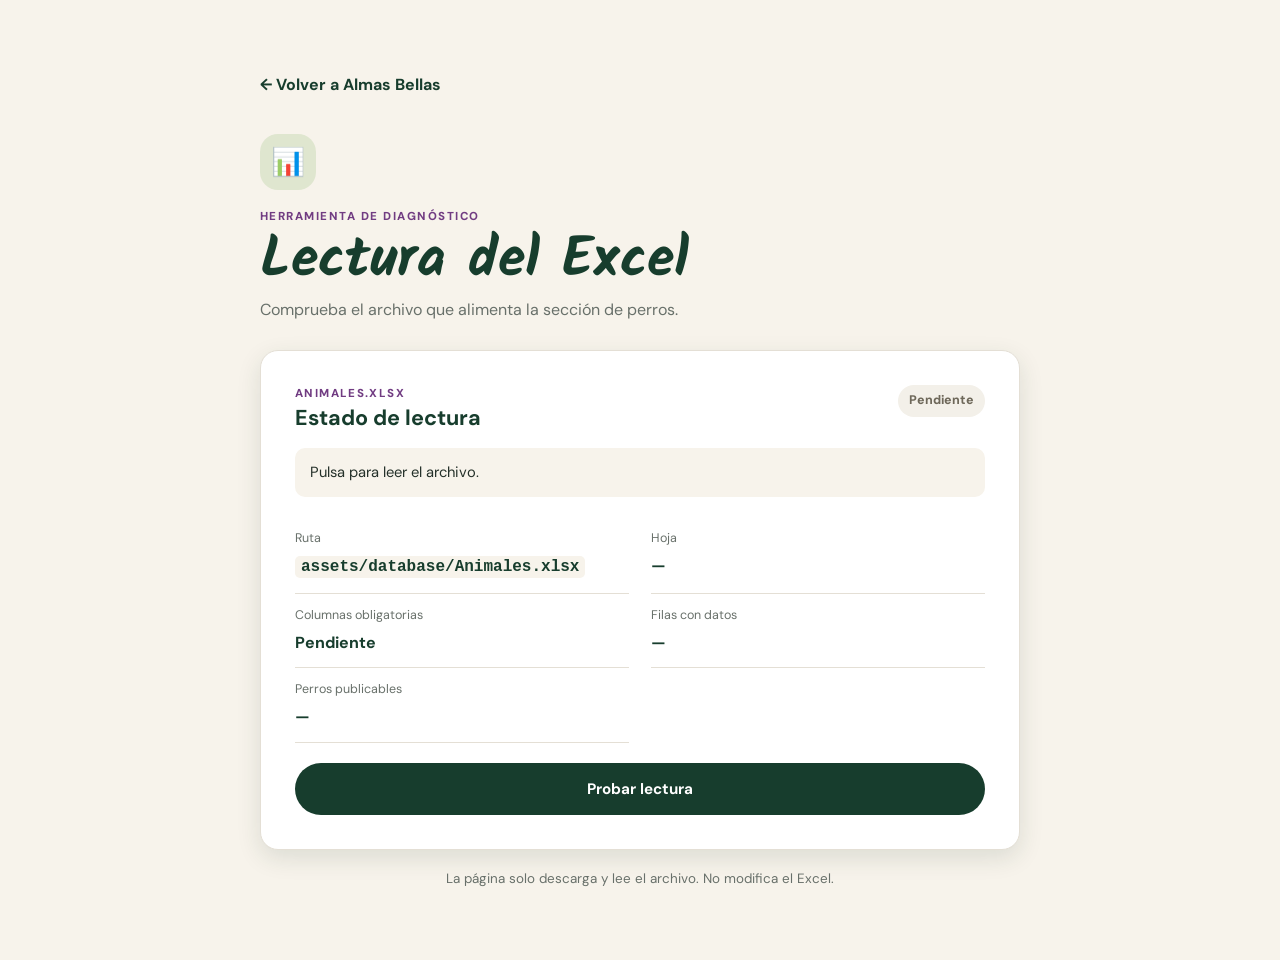
<file: test-excel.html>
<!doctype html>
<html lang="es">
<head>
  <meta charset="utf-8">
  <meta name="viewport" content="width=device-width, initial-scale=1">
  <meta name="robots" content="noindex, nofollow">
  <meta name="theme-color" content="#173d2d">
  <title>Prueba de lectura del Excel | Almas Bellas</title>
  <link rel="preconnect" href="https://fonts.googleapis.com">
  <link rel="preconnect" href="https://fonts.gstatic.com" crossorigin>
  <link href="https://fonts.googleapis.com/css2?family=DM+Sans:wght@400;500;600;700;800&family=Kalam:wght@400;700&display=swap" rel="stylesheet">
  <link rel="stylesheet" href="style.css">
  <script type="module" src="test-excel.js"></script>
</head>
<body class="excel-test-page">
  <main class="excel-test container">
    <a class="excel-test-back" href="index.html">← Volver a Almas Bellas</a>
    <header class="excel-test-header">
      <span class="excel-test-mark" aria-hidden="true">📊</span>
      <p class="eyebrow">Herramienta de diagnóstico</p>
      <h1>Lectura del Excel</h1>
      <p>Comprueba el archivo que alimenta la sección de perros.</p>
    </header>

    <section class="excel-test-card" aria-labelledby="result-heading">
      <div class="excel-test-card-heading">
        <div><p class="excel-test-kicker">ANIMALES.XLSX</p><h2 id="result-heading">Estado de lectura</h2></div>
        <span id="test-badge" class="excel-test-badge is-loading">Pendiente</span>
      </div>
      <p id="test-message" class="excel-test-message" role="status" aria-live="polite">Pulsa para leer el archivo.</p>
      <dl class="excel-test-details">
        <div><dt>Ruta</dt><dd><code>assets/database/Animales.xlsx</code></dd></div>
        <div><dt>Hoja</dt><dd id="sheet-name">—</dd></div>
        <div><dt>Columnas obligatorias</dt><dd id="column-status">Pendiente</dd></div>
        <div><dt>Filas con datos</dt><dd id="row-count">—</dd></div>
        <div><dt>Perros publicables</dt><dd id="published-count">—</dd></div>
      </dl>
      <div id="preview-wrap" class="excel-test-preview" hidden>
        <h3>Vista previa de filas</h3>
        <div class="excel-test-table-scroll"><table><thead><tr><th>Nombre</th><th>Edad</th><th>Estado web</th><th>Web</th></tr></thead><tbody id="preview-rows"></tbody></table></div>
      </div>
      <button id="run-test" class="btn btn-primary excel-test-button" type="button">Probar lectura</button>
    </section>
    <p class="excel-test-note">La página solo descarga y lee el archivo. No modifica el Excel.</p>
  </main>
</body>
</html>
</file>
<file: style.css>
/* =========================================================
   ALMAS BELLAS — RESCATE ANIMAL
   CSS COMPLETO
   ========================================================= */

/* =========================================================
   1. VARIABLES
   ========================================================= */

:root {
    /* Colores principales */
    --green-dark: #173d2d;
    --green: #315a3d;
    --green-medium: #55734b;
    --green-light: #dfe6cf;

    /* Morado del branding */
    --purple: #713c82;
    --purple-dark: #5b2e6c;
    --purple-light: #a878ad;
    --purple-soft: #eaddec;

    /* Fondos */
    --cream: #f7f3eb;
    --cream-dark: #eee8dc;
    --white: #ffffff;

    /* Texto */
    --text: #243029;
    --text-light: #68706a;
    --text-muted: #858b85;

    /* Detalles */
    --gold: #c49354;
    --border: #e4dfd5;

    /* Sombras */
    --shadow-sm: 0 4px 12px rgba(23, 61, 45, 0.08);
    --shadow: 0 8px 25px rgba(23, 61, 45, 0.12);
    --shadow-lg: 0 18px 45px rgba(23, 61, 45, 0.16);

    /* Bordes */
    --radius-sm: 10px;
    --radius: 18px;
    --radius-lg: 28px;
    --radius-xl: 40px;

    /* Layout */
    --container: 1180px;

    /* Transiciones */
    --transition: 0.3s ease;
}


/* =========================================================
   2. RESET
   ========================================================= */

*,
*::before,
*::after {
    box-sizing: border-box;
    margin: 0;
    padding: 0;
}

html {
    scroll-behavior: smooth;
    font-size: 16px;
}

body {
    min-height: 100vh;
    background: var(--white);
    color: var(--text);
    font-family: "Nunito", Arial, sans-serif;
    line-height: 1.6;
    overflow-x: hidden;
}

img {
    display: block;
    width: 100%;
    max-width: 100%;
}

button,
input,
textarea,
select {
    font: inherit;
}

button {
    cursor: pointer;
}

a {
    color: inherit;
    text-decoration: none;
}

ul,
ol {
    list-style: none;
}


/* =========================================================
   3. TIPOGRAFÍA
   ========================================================= */

/*
   Puedes cargar estas fuentes desde Google Fonts:

   @import url('https://fonts.googleapis.com/css2?
   family=DM+Sans:wght@400;500;600;700&
   family=Kalam:wght@400;700&
   display=swap');

   Kalam → títulos manuscritos
   DM Sans → texto general
*/

body {
    font-family: "DM Sans", Arial, sans-serif;
}

h1,
h2,
h3,
.handwritten {
    font-family: "Kalam", cursive;
}

h1,
h2,
h3,
p {
    margin-top: 0;
}

h1 {
    font-size: clamp(3rem, 6vw, 5rem);
    line-height: 0.98;
    font-weight: 700;
}

h2 {
    font-size: clamp(2.4rem, 4vw, 3.5rem);
    line-height: 1;
}

h3 {
    font-size: 1.7rem;
    line-height: 1.1;
}


/* =========================================================
   4. UTILIDADES
   ========================================================= */

.container {
    width: min(100% - 48px, var(--container));
    margin-inline: auto;
}

.text-purple {
    color: var(--purple);
}

.text-green {
    color: var(--green);
}

.text-center {
    text-align: center;
}

.section {
    padding: 90px 0;
}

.section-header {
    margin-bottom: 40px;
}

.section-header h2 {
    color: var(--green-dark);
    margin-bottom: 8px;
}

.section-header p {
    color: var(--text-light);
    font-size: 1.05rem;
}


/* =========================================================
   5. BOTONES
   ========================================================= */

.btn {
    display: inline-flex;
    align-items: center;
    justify-content: center;
    gap: 9px;

    min-height: 50px;
    padding: 12px 25px;

    border: 2px solid transparent;
    border-radius: 999px;

    font-size: 0.95rem;
    font-weight: 700;

    transition:
        transform var(--transition),
        background var(--transition),
        color var(--transition),
        border-color var(--transition),
        box-shadow var(--transition);
}

.btn:hover {
    transform: translateY(-3px);
}

.btn-primary {
    background: var(--green-dark);
    color: var(--white);
}

.btn-primary:hover {
    background: var(--green);
    box-shadow: var(--shadow);
}

.btn-secondary {
    background: transparent;
    color: var(--green-dark);
    border-color: var(--green-dark);
}

.btn-secondary:hover {
    background: var(--green-dark);
    color: var(--white);
}

.btn-purple {
    background: var(--purple);
    color: var(--white);
}

.btn-purple:hover {
    background: var(--purple-dark);
    box-shadow: var(--shadow);
}

.btn-small {
    min-height: 42px;
    padding: 9px 20px;
    font-size: 0.85rem;
}


/* =========================================================
   6. HEADER / NAVBAR
   ========================================================= */

.site-header {
    position: relative;
    z-index: 1000;
    background: var(--white);
}

.navbar {
    min-height: 82px;

    display: flex;
    align-items: center;
    justify-content: space-between;
    gap: 30px;

    padding: 0 40px;
}

.logo {
    display: flex;
    align-items: center;
    gap: 12px;

    color: var(--purple);
    flex-shrink: 0;
}

.logo img {
    width: 72px;
    height: 58px;
    object-fit: contain;
}

.logo-text {
    display: flex;
    flex-direction: column;
    line-height: 1;
}

.logo-name {
    font-family: "Kalam", cursive;
    font-size: 1.7rem;
    font-weight: 700;
}

.logo-subtitle {
    margin-top: 5px;
    font-size: 0.62rem;
    letter-spacing: 2px;
    font-weight: 700;
}

.nav-menu {
    display: flex;
    align-items: center;
    gap: 27px;
}

.nav-link {
    position: relative;

    color: var(--text);
    font-size: 0.9rem;
    font-weight: 500;

    padding: 30px 0;

    transition: color var(--transition);
}

.nav-link::after {
    content: "";

    position: absolute;
    left: 0;
    bottom: 21px;

    width: 0;
    height: 2px;

    background: var(--green-dark);

    transition: width var(--transition);
}

.nav-link:hover,
.nav-link.active {
    color: var(--green-dark);
}

.nav-link:hover::after,
.nav-link.active::after {
    width: 100%;
}

.nav-actions {
    display: flex;
    align-items: center;
    gap: 13px;
}

.social-links {
    display: flex;
    align-items: center;
    gap: 14px;
}

.social-link {
    display: grid;
    place-items: center;

    width: 34px;
    height: 34px;

    color: var(--green-dark);

    border-radius: 50%;

    transition:
        background var(--transition),
        color var(--transition),
        transform var(--transition);
}

.social-link:hover {
    color: var(--white);
    background: var(--purple);
    transform: translateY(-2px);
}

/* =========================================================
   7. HERO
   ========================================================= */

.hero {
    position: relative;
    min-height: 520px;

    display: flex;
    align-items: stretch;

    overflow: hidden;

    background: var(--cream);
}

.hero-content {
    position: relative;
    z-index: 3;

    width: 44%;

    display: flex;
    flex-direction: column;
    justify-content: center;

    padding: 70px 20px 70px max(40px, calc((100vw - var(--container)) / 2));
}

.hero-title {
    max-width: 530px;
    color: var(--green-dark);
    margin-bottom: 22px;
}

.hero-title span {
    color: var(--purple);
}

.hero-description {
    max-width: 470px;

    margin-bottom: 28px;

    color: var(--text-light);

    font-size: 1.05rem;
    line-height: 1.65;
}

.hero-buttons {
    display: flex;
    flex-wrap: wrap;
    gap: 14px;
}

.hero-image {
    position: absolute;
    top: 0;
    right: 0;

    width: 62%;
    height: 100%;

    object-fit: cover;
    object-position: center;
}

.hero::after {
    content: "";

    position: absolute;
    z-index: 2;

    top: 0;
    left: 36%;

    width: 25%;
    height: 100%;

    background: linear-gradient(
        90deg,
        var(--cream) 0%,
        rgba(247, 243, 235, 0.85) 25%,
        rgba(247, 243, 235, 0) 100%
    );

    pointer-events: none;
}

/* =========================================================
   8. BLOQUE DE VALORES
   ========================================================= */

.values {
    padding: 35px 0;
    background: var(--cream);
}

.values-grid {
    display: grid;
    grid-template-columns: repeat(4, 1fr);
    gap: 25px;
}

.value-item {
    display: flex;
    align-items: center;
    gap: 15px;
}

.value-icon {
    flex: 0 0 58px;

    width: 58px;
    height: 58px;

    display: grid;
    place-items: center;

    border-radius: 50%;

    background: var(--green-light);
    color: var(--green-dark);

    font-size: 1.45rem;
}

.value-item h3 {
    margin-bottom: 2px;

    font-family: "DM Sans", sans-serif;
    font-size: 1rem;
    font-weight: 800;

    color: var(--green-dark);
}

.value-item p {
    color: var(--text-light);
    font-size: 0.82rem;
    line-height: 1.35;
}


/* =========================================================
   9. ANIMALES
   ========================================================= */

.animals {
    padding: 85px 0;
    background: var(--white);
}

.animals-header {
    display: flex;
    align-items: end;
    justify-content: space-between;

    gap: 30px;

    margin-bottom: 30px;
}

.animals-grid {
    display: grid;
    grid-template-columns: repeat(4, 1fr);
    gap: 20px;
}

.animal-card {
    display: flex;
    flex-direction: column;
    overflow: hidden;

    background: var(--white);

    border: 1px solid var(--border);
    border-radius: var(--radius);

    box-shadow: var(--shadow-sm);

    transition:
        transform var(--transition),
        box-shadow var(--transition);
}

.animal-card:hover {
    transform: translateY(-7px);
    box-shadow: var(--shadow);
}

.animal-card:focus-visible {
    outline:3px solid var(--purple);
    outline-offset:3px;
}

.animal-image-wrapper {
    position: relative;
    height: 220px;
    overflow: hidden;
}

.animal-image {
    width: 100%;
    height: 100%;
    object-fit: cover;

    transition: transform 0.5s ease;
}

.animal-card:hover .animal-image {
    transform: scale(1.06);
}

.animal-favorite {
    position: absolute;
    top: 14px;
    right: 14px;

    width: 38px;
    height: 38px;

    display: grid;
    place-items: center;

    border: 0;
    border-radius: 50%;

    background: rgba(255, 255, 255, 0.9);

    color: var(--purple);

    font-size: 1.15rem;

    box-shadow: var(--shadow-sm);
}

.animal-content {
    display: flex;
    flex: 1;
    flex-direction: column;
    padding: 18px;
}

.animal-name {
    margin-bottom: 3px;

    color: var(--green-dark);

    font-family: "Kalam", cursive;
    font-size: 1.55rem;
}

.animal-meta {
    margin-bottom: 5px;

    color: var(--text-light);

    font-size: 0.85rem;
    font-weight: 600;
}

.animal-description {
    min-height: 65px;

    margin-bottom: 15px;

    color: var(--text-light);

    font-size: 0.85rem;
    line-height: 1.45;
}

.animal-card .btn {
    width: 100%;
    margin-top: auto;
}

.animal-dialog {
    position:fixed;
    inset:0;
    margin:auto;
    width:min(960px, calc(100% - 32px));
    max-width:960px;
    max-height:calc(100% - 32px);
    padding:0;
    overflow:auto;
    border:0;
    border-radius:20px;
    background:var(--white);
    color:var(--text);
    box-shadow:var(--shadow-lg);
}
.animal-dialog::backdrop { background:rgba(12,25,18,.68); backdrop-filter:blur(3px); }
.animal-dialog-card { position:relative; display:grid; grid-template-columns:minmax(220px,.9fr) 1.1fr; min-height:360px; }
.animal-dialog-image { width:100%; height:100%; min-height:360px; object-fit:cover; }
.animal-dialog-content { display:flex; flex-direction:column; align-items:flex-start; padding:32px; }
.animal-dialog-content h2 { margin:16px 0 4px; color:var(--green-dark); }
.animal-dialog-meta { margin:0 0 18px; color:var(--text-light); font-weight:700; }
.animal-dialog-description { margin-bottom:24px; white-space:pre-line; color:var(--text-light); line-height:1.6; }
.animal-dialog-description p { margin:0 0 1em; }
.animal-dialog-description p:last-child { margin-bottom:0; }
.animal-dialog-content .btn { margin-top:auto; }
.animal-dialog-close { position:absolute; z-index:1; top:12px; right:12px; display:grid; place-items:center; width:40px; height:40px; border:0; border-radius:50%; background:var(--white); color:var(--green-dark); font-size:1.6rem; cursor:pointer; box-shadow:var(--shadow-sm); }
.animal-carousel { grid-column:1 / -1; width:100%; margin:4px 0 0; padding:0 32px 28px; }
.animal-carousel[hidden] { display:none; }
.animal-carousel-view { position:relative; display:grid; grid-template-columns:38px minmax(0,1fr) 38px; align-items:center; gap:6px; }
.animal-carousel-image { width:100%; height:auto; aspect-ratio:1; border-radius:12px; background:var(--cream); object-fit:contain; }
.animal-carousel-control { display:grid; place-items:center; width:36px; height:36px; border:1px solid var(--border); border-radius:50%; background:var(--cream); color:var(--green-dark); font-size:1.5rem; line-height:1; cursor:pointer; }
.animal-carousel-control[hidden] { display:none; }
.animal-carousel-control:hover { background:var(--green-dark); color:var(--white); }
.animal-carousel-count { margin:7px 0 0; color:var(--text-light); font-size:.8rem; text-align:center; }


/* =========================================================
   10. SECCIÓN "CÓMO PUEDES AYUDAR"
   ========================================================= */

.help {
    position: relative;

    padding: 85px 0;

    overflow: hidden;

    background: var(--cream);
}

.help::before {
    content: "";

    position: absolute;

    right: -100px;
    top: -100px;

    width: 430px;
    height: 430px;

    border-radius: 50%;

    background: rgba(223, 230, 207, 0.55);
}

.help-header {
    position: relative;
    z-index: 2;

    margin-bottom: 30px;
}

.help-grid {
    position: relative;
    z-index: 2;

    display: grid;
    grid-template-columns: repeat(4, 1fr);
    gap: 18px;
}

.help-card {
    padding: 30px 20px;

    text-align: center;

    background: rgba(255, 255, 255, 0.88);

    border: 1px solid rgba(255, 255, 255, 0.8);
    border-radius: var(--radius);

    transition:
        transform var(--transition),
        box-shadow var(--transition);
}

.help-card:hover {
    transform: translateY(-6px);
    box-shadow: var(--shadow);
}

.help-icon {
    width: 55px;
    height: 55px;

    margin: 0 auto 15px;

    display: grid;
    place-items: center;

    color: var(--purple);

    font-size: 2rem;
}

.help-card h3 {
    margin-bottom: 8px;

    color: var(--green-dark);

    font-family: "DM Sans", sans-serif;
    font-size: 1rem;
    font-weight: 800;
}

.help-card p {
    min-height: 65px;

    margin-bottom: 17px;

    color: var(--text-light);

    font-size: 0.84rem;
}


/* =========================================================
   11. HISTORIAS
   ========================================================= */

.stories {
    padding: 85px 0;
    background: var(--white);
}

.stories-layout {
    display: grid;
    grid-template-columns: 1.15fr 0.85fr;
    gap: 60px;
}

.stories-column {
    min-width: 0;
}

.story-card {
    display: grid;
    grid-template-columns: 240px 1fr;
    gap: 25px;

    align-items: center;
}

.story-images {
    display: grid;
    grid-template-columns: 1fr 1fr;

    overflow: hidden;

    border-radius: var(--radius);
}

.story-images img {
    height: 220px;
    object-fit: cover;
}

.story-info h3 {
    margin-bottom: 10px;

    color: var(--green-dark);
}

.story-info p {
    margin-bottom: 17px;

    color: var(--text-light);

    font-size: 0.9rem;
}

.story-label {
    display: inline-block;

    margin-bottom: 10px;
    padding: 4px 9px;

    background: var(--cream);

    color: var(--green-dark);

    border-radius: 5px;

    font-size: 0.72rem;
    font-weight: 700;
}


/* =========================================================
   12. SOBRE NOSOTROS
   ========================================================= */

.about {
    position: relative;

    padding-left: 60px;

    border-left: 1px solid var(--border);
}

.about-content {
    display: flex;
    align-items: center;
    gap: 30px;
}

.about-text {
    flex: 1;
}

.about-text p {
    margin: 15px 0 20px;

    color: var(--text-light);

    font-size: 0.92rem;
}

.about-image {
    flex: 0 0 170px;

    width: 170px;
    height: 170px;

    overflow: hidden;

    border-radius: 50%;
}

.about-image img {
    width: 100%;
    height: 100%;
    object-fit: cover;
}


/* =========================================================
   13. FRASE INSPIRACIONAL
   ========================================================= */

.quote {
    position: relative;

    padding: 45px 20px;

    text-align: center;

    background: var(--cream);
}

.quote::before,
.quote::after {
    content: "";

    position: absolute;

    width: 100%;
    height: 50px;

    left: 0;

    background: var(--white);
}

.quote::before {
    top: -1px;

    clip-path: ellipse(55% 55% at 50% 0%);
}

.quote::after {
    bottom: -1px;

    clip-path: ellipse(55% 55% at 50% 100%);
}

.quote-text {
    position: relative;
    z-index: 2;

    max-width: 800px;

    margin: 0 auto;

    color: var(--purple);

    font-family: "Kalam", cursive;
    font-size: clamp(1.4rem, 3vw, 2rem);
}

.quote-text::before {
    content: "“";
}

.quote-text::after {
    content: " ♥";
}


/* =========================================================
   14. FOOTER
   ========================================================= */

.footer {
    position: relative;

    padding: 65px 0 25px;

    background: var(--green-dark);
    color: var(--white);

    overflow: hidden;
}

.footer::before {
    content: "";

    position: absolute;

    left: -5%;
    top: -45px;

    width: 110%;
    height: 90px;

    background: var(--cream);

    border-radius: 50%;
}

.footer-grid {
    position: relative;
    z-index: 2;

    display: grid;
    grid-template-columns: 1.2fr 0.8fr 1.2fr 1fr;

    gap: 45px;

    padding-top: 30px;
}

.footer-logo {
    display: inline-flex;
    flex-direction: column;

    color: var(--white);
}

.footer-logo .logo-name {
    color: var(--white);
}

.footer-logo .logo-subtitle {
    color: var(--purple-light);
}

.footer-column h3 {
    margin-bottom: 15px;

    color: var(--white);

    font-family: "DM Sans", sans-serif;
    font-size: 0.95rem;
    font-weight: 800;
}

.footer-links {
    display: flex;
    flex-direction: column;
    gap: 7px;
}

.footer-links a {
    color: rgba(255, 255, 255, 0.75);

    font-size: 0.82rem;

    transition:
        color var(--transition),
        padding-left var(--transition);
}

.footer-links a:hover {
    padding-left: 5px;
    color: var(--white);
}

.footer-contact {
    display: flex;
    flex-direction: column;
    gap: 12px;
}

.contact-item {
    display: flex;
    align-items: flex-start;
    gap: 10px;

    color: rgba(255, 255, 255, 0.75);

    font-size: 0.82rem;
}

.contact-icon {
    flex-shrink: 0;

    color: var(--purple-light);
}

.footer-social {
    display: flex;
    gap: 9px;
}

.footer-social a {
    width: 36px;
    height: 36px;

    display: grid;
    place-items: center;

    border: 1px solid rgba(255, 255, 255, 0.25);
    border-radius: 50%;

    color: var(--white);

    transition:
        background var(--transition),
        border-color var(--transition),
        transform var(--transition);
}

.footer-social a:hover {
    background: var(--purple);
    border-color: var(--purple);
    transform: translateY(-3px);
}

.footer-bottom {
    position: relative;
    z-index: 2;

    display: flex;
    align-items: center;
    justify-content: space-between;

    gap: 20px;

    margin-top: 50px;
    padding-top: 20px;

    border-top: 1px solid rgba(255, 255, 255, 0.13);

    color: rgba(255, 255, 255, 0.55);

    font-size: 0.72rem;
}

.footer-legal {
    display: flex;
    gap: 18px;
}


/* =========================================================
   15. DECORACIONES
   ========================================================= */

.paw-decoration {
    position: absolute;

    color: rgba(113, 60, 130, 0.1);

    pointer-events: none;

    user-select: none;
}

.heart-decoration {
    color: var(--purple);
    font-size: 2rem;
}


/* =========================================================
   16. FORMULARIOS
   ========================================================= */

.form {
    display: flex;
    flex-direction: column;
    gap: 17px;
}

.form-group {
    display: flex;
    flex-direction: column;
    gap: 7px;
}

.form-label {
    color: var(--green-dark);

    font-size: 0.85rem;
    font-weight: 700;
}

.form-input,
.form-textarea,
.form-select {
    width: 100%;

    padding: 13px 15px;

    background: var(--white);

    border: 1px solid var(--border);
    border-radius: var(--radius-sm);

    outline: none;

    color: var(--text);

    transition:
        border-color var(--transition),
        box-shadow var(--transition);
}

.form-input:focus,
.form-textarea:focus,
.form-select:focus {
    border-color: var(--purple);
    box-shadow: 0 0 0 3px rgba(113, 60, 130, 0.1);
}

.form-textarea {
    min-height: 140px;
    resize: vertical;
}


/* =========================================================
   17. CONTACTO
   ========================================================= */

.contact {
    padding: 90px 0;

    background: var(--cream);
}

.contact-grid {
    display: grid;
    grid-template-columns: 0.9fr 1.1fr;
    gap: 50px;

    align-items: start;
}

.contact-info h2 {
    margin-bottom: 15px;
}

.contact-info > p {
    max-width: 500px;

    margin-bottom: 25px;

    color: var(--text-light);
}

.contact-details {
    display: flex;
    flex-direction: column;
    gap: 17px;
}

.contact-detail {
    display: flex;
    align-items: center;
    gap: 13px;
}

.contact-detail-icon {
    width: 45px;
    height: 45px;

    display: grid;
    place-items: center;

    border-radius: 50%;

    background: var(--purple-soft);
    color: var(--purple);
}


/* =========================================================
   18. ADOPCIÓN
   ========================================================= */

.adoption-process {
    display: grid;
    grid-template-columns: repeat(4, 1fr);
    gap: 25px;
}

.process-step {
    position: relative;

    padding: 25px;

    background: var(--white);

    border: 1px solid var(--border);
    border-radius: var(--radius);

    text-align: center;
}

.process-number {
    width: 48px;
    height: 48px;

    margin: 0 auto 15px;

    display: grid;
    place-items: center;

    border-radius: 50%;

    background: var(--purple);
    color: var(--white);

    font-weight: 800;
}

.process-step h3 {
    margin-bottom: 8px;

    font-family: "DM Sans", sans-serif;
    font-size: 1rem;
    font-weight: 800;

    color: var(--green-dark);
}

.process-step p {
    color: var(--text-light);
    font-size: 0.84rem;
}


/* =========================================================
   19. ANIMACIONES
   ========================================================= */

@keyframes fadeUp {
    from {
        opacity: 0;
        transform: translateY(25px);
    }

    to {
        opacity: 1;
        transform: translateY(0);
    }
}

@keyframes float {
    0%,
    100% {
        transform: translateY(0);
    }

    50% {
        transform: translateY(-8px);
    }
}

.animate-up {
    animation: fadeUp 0.7s ease both;
}

.float {
    animation: float 4s ease-in-out infinite;
}


/* =========================================================
   20. RESPONSIVE — TABLET
   ========================================================= */

@media (max-width: 1100px) {

    .navbar {
        padding: 0 25px;
    }

    .nav-menu {
        gap: 17px;
    }

    .nav-link {
        font-size: 0.82rem;
    }

    .animals-grid {
        grid-template-columns: repeat(2, 1fr);
    }

    .values-grid {
        grid-template-columns: repeat(2, 1fr);
    }

    .help-grid {
        grid-template-columns: repeat(2, 1fr);
    }

    .stories-layout {
        grid-template-columns: 1fr;
    }

    .about {
        padding-left: 0;
        padding-top: 50px;
        border-left: 0;
        border-top: 1px solid var(--border);
    }

    .footer-grid {
        grid-template-columns: repeat(2, 1fr);
    }

    .adoption-process {
        grid-template-columns: repeat(2, 1fr);
    }
}


/* =========================================================
   21. RESPONSIVE — MÓVIL
   ========================================================= */

@media (max-width: 768px) {

    .container {
        width: min(100% - 30px, var(--container));
    }

    .section {
        padding: 65px 0;
    }


    /* HEADER */

    .navbar {
        min-height: 70px;
        padding: 0 15px;
    }

    .logo img {
        width: 52px;
        height: 45px;
    }

    .logo-name {
        font-size: 1.35rem;
    }

    .logo-subtitle {
        font-size: 0.5rem;
    }

    .nav-menu {
        display: none;
    }

    .nav-actions .social-links {
        display: none;
    }

    .nav-actions .btn {
        min-height: 42px;
        padding: 8px 17px;
        font-size: 0.82rem;
    }


    /* HERO */

    .hero {
        min-height: auto;

        display: flex;
        flex-direction: column;
    }

    .hero-content {
        width: 100%;

        padding: 60px 20px 35px;

        order: 1;
    }

    .hero-image {
        position: relative;

        width: 100%;
        height: 310px;

        order: 2;
    }

    .hero::after {
        display: none;
    }

    .hero-title {
        font-size: clamp(2.6rem, 12vw, 4rem);
    }

    .hero-description {
        font-size: 0.95rem;
    }

    /* VALUES */

    .values {
        padding: 30px 0;
    }

    .values-grid {
        grid-template-columns: 1fr 1fr;
        gap: 22px 15px;
    }

    .value-item {
        align-items: flex-start;
    }

    .value-icon {
        flex-basis: 45px;

        width: 45px;
        height: 45px;

        font-size: 1.1rem;
    }

    .value-item h3 {
        font-size: 0.85rem;
    }

    .value-item p {
        font-size: 0.72rem;
    }


    /* ANIMALES */

    .animals {
        padding: 65px 0;
    }

    .animals-header {
        align-items: flex-start;
        flex-direction: column;
        gap: 15px;
    }

    .animals-grid {
        grid-template-columns: 1fr;
    }

    .animal-image-wrapper {
        height: 250px;
    }


    /* HELP */

    .help-grid {
        grid-template-columns: 1fr 1fr;
        gap: 12px;
    }

    .help-card {
        padding: 25px 13px;
    }

    .help-card h3 {
        font-size: 0.88rem;
    }

    .help-card p {
        font-size: 0.76rem;
    }

    .help-card .btn {
        width: 100%;
        padding-inline: 10px;
        font-size: 0.72rem;
    }


    /* STORIES */

    .story-card {
        grid-template-columns: 1fr;
        gap: 20px;
    }

    .story-images img {
        height: 190px;
    }

    .about-content {
        align-items: flex-start;
        flex-direction: column;
    }

    .about-image {
        width: 140px;
        height: 140px;
    }


    /* FOOTER */

    .footer-grid {
        grid-template-columns: 1fr 1fr;
        gap: 35px 25px;
    }

    .footer-bottom {
        align-items: flex-start;
        flex-direction: column;
    }

    .footer-legal {
        flex-wrap: wrap;
    }


    /* CONTACT */

    .contact-grid {
        grid-template-columns: 1fr;
    }


    /* ADOPTION */

    .adoption-process {
        grid-template-columns: 1fr;
    }
}


/* =========================================================
   22. MÓVILES PEQUEÑOS
   ========================================================= */

@media (max-width: 480px) {

    .hero-content {
        padding: 45px 17px 30px;
    }

    .hero-title {
        font-size: 2.7rem;
    }

    .hero-buttons {
        flex-direction: column;
    }

    .hero-buttons .btn {
        width: 100%;
    }

    .hero-image {
        height: 260px;
    }

    .values-grid {
        grid-template-columns: 1fr;
    }

    .value-item {
        align-items: center;
    }

    .help-grid {
        grid-template-columns: 1fr;
    }

    .help-card p {
        min-height: auto;
    }

    .footer-grid {
        grid-template-columns: 1fr;
    }

    .footer-column:first-child {
        grid-column: auto;
    }

    .footer {
        padding-bottom: 20px;
    }

    .quote {
        padding: 55px 20px;
    }
}


/* =========================================================
   23. ACCESIBILIDAD
   ========================================================= */

:focus-visible {
    outline: 3px solid var(--purple);
    outline-offset: 3px;
}

@media (prefers-reduced-motion: reduce) {

    html {
        scroll-behavior: auto;
    }

    *,
    *::before,
    *::after {
        animation-duration: 0.01ms !important;
        animation-iteration-count: 1 !important;
        transition-duration: 0.01ms !important;
    }
}


/* =========================================================
   24. SELECCIÓN DE TEXTO
   ========================================================= */

::selection {
    background: var(--purple);
    color: var(--white);
}


/* =========================================================
   25. SCROLLBAR
   ========================================================= */

::-webkit-scrollbar {
    width: 10px;
}

::-webkit-scrollbar-track {
    background: var(--cream);
}

::-webkit-scrollbar-thumb {
    background: var(--green-medium);
    border-radius: 20px;
}

::-webkit-scrollbar-thumb:hover {
    background: var(--purple);
}

/* Portada de la asociación */
.site-header { position: sticky; top: 0; box-shadow: 0 3px 18px rgba(23,61,45,.06); }
.navbar { max-width: 1600px; min-height: 76px; margin: auto; padding-inline: clamp(20px,4vw,54px); gap: 22px; }
.logo { gap: 9px; }
.logo-mark { display:grid; place-items:center; width:48px; height:48px; border:2px solid var(--purple); border-radius:50% 50% 44% 44%; font-size:1.65rem; }
.logo-name { font-size:1.55rem; }
.logo-subtitle { letter-spacing:2.3px; }
.nav-menu { gap: clamp(12px,2vw,26px); }
.nav-link { white-space:nowrap; font-size:.82rem; }
.nav-actions { gap: 16px; }
.donate-nav { min-height:44px; padding:9px 23px; border-radius:16px; }
.hero { min-height:490px; background:linear-gradient(90deg,#f8f5ee 0%,#f8f5ee 35%,#ece5da 100%); }
.hero-content { width:48%; padding-top:54px; padding-bottom:48px; }
.hero-title { font-size:clamp(2.8rem,4.2vw,4rem); margin-bottom:14px; }
.hero-description { margin-bottom:19px; font-size:.98rem; }
.eyebrow { margin-bottom:10px; color:var(--purple); text-transform:uppercase; letter-spacing:.13em; font-size:.72rem; font-weight:800; }
.hero-note { margin-top:22px; color:var(--purple); font-family:"Kalam",cursive; font-size:1.2rem; transform:rotate(-3deg); }
.hero-note span { font-size:1.8rem; vertical-align:middle; }
.hero-image { width:64%; object-position:center 45%; }
.hero::after { left:36%; width:27%; background:linear-gradient(90deg,#f8f5ee 0%,rgba(248,245,238,.84) 25%,rgba(248,245,238,0) 100%); }
.values { padding:22px 0; }
.values-grid { gap:18px; }
.animals { padding:48px 0 40px; }
.animals-header { margin-bottom:40px; }
.animals-header .section-header, .animals-header.section-header { margin-bottom:0; }
.animals-all-link { display:flex; justify-content:center; margin-top:20px; }
.section-header h2, .help-header h2, .stories h2, .about h2 { font-size:clamp(2rem,3vw,2.65rem); color:var(--green-dark); margin-bottom:5px; }
.section-header p { font-size:.9rem; }
.animals-grid { gap:16px; }
.animal-card { border-radius:13px; }
.animal-image-wrapper { height:170px; flex:0 0 auto; }
.animal-content { padding:12px; }
.animal-name { font-size:1.35rem; }
.animal-description { display:-webkit-box; min-height:60px; margin-bottom:9px; overflow:hidden; -webkit-box-orient:vertical; -webkit-line-clamp:4; }
.animal-favorite { background:rgba(23,39,29,.58); color:white; box-shadow:none; font-size:1.6rem; }
.help { padding:45px 0; }
.help-header { margin-bottom:16px; }
.help-grid { gap:14px; }
.help-card { padding:17px 13px; border-radius:14px; }
.help-icon { height:42px; margin-bottom:7px; font-size:1.8rem; }
.help-card:not(.help-card-raffle) .btn { display:none; }
.help-card p { min-height:44px; margin-bottom:10px; font-size:.8rem; }
.help-card h3 { margin-bottom:4px; }
.stories { padding:38px 0; }
.stories-layout { gap:34px; }
.stories .section-header { margin-bottom:12px; }
.story-card { grid-template-columns:minmax(190px,.85fr) 1.15fr; gap:16px; }
.story-images img { height:155px; }
.story-info h3 { font-family:"DM Sans",sans-serif; font-size:1.1rem; }
.story-info p, .about-text p { font-size:.82rem; line-height:1.5; }
.about { padding-left:32px; }
.about-content { gap:18px; }
.about-image { flex-basis:140px; width:140px; height:140px; }
.quote { padding:25px 20px; }
.footer { padding:46px 0 20px; }
.footer-grid { grid-template-columns:1fr 1fr; gap:24px; padding-top:18px; }
.footer-logo + .footer-social { margin-top:12px; }
.footer-logo .logo-name { font-size:1.6rem; }
.footer-bottom { margin-top:28px; padding-top:14px; }
.footer-column h3 { margin-bottom:10px; }

@media (max-width:1100px) {
  .navbar { flex-wrap:wrap; justify-content:center; padding-block:12px; }
  .nav-menu { order:3; width:100%; justify-content:center; }
  .nav-link { padding:8px 0; }
  .nav-link::after { bottom:2px; }
  .hero-content { width:52%; }
}
@media (max-width:768px) {
  .navbar { min-height:65px; flex-wrap:nowrap; justify-content:space-between; }
  .nav-menu { display:none; }
  .logo-mark { width:40px; height:40px; }
  .logo-name { font-size:1.35rem; }
  .hero { min-height:0; }
  .hero-content { width:100%; padding:43px 20px 26px; }
  .hero-image { width:100%; height:300px; object-position:center 47%; }
  .hero::after { display:none; }
  .hero-note { margin-top:15px; }
  .animals { padding:42px 0 34px; }
  .animal-image-wrapper { height:205px; }
  .stories-layout { gap:32px; }
  .about { padding:25px 0 0; }
  .story-card { grid-template-columns:1fr; }
  .story-images img { height:180px; }
  .footer-grid { grid-template-columns:1fr 1fr; gap:24px; }
}
@media (max-width:480px) {
  .navbar { padding-inline:12px; gap:8px; }
  .logo { gap:7px; }
  .logo-mark { width:35px; height:35px; font-size:1.25rem; }
  .logo-name { font-size:1.15rem; }
  .logo-subtitle { font-size:.45rem; letter-spacing:1.5px; }
  .nav-actions { gap:0; }
  .nav-actions .btn { min-height:38px; padding:7px 12px; }
  .hero-title { font-size:2.65rem; }
  .hero-buttons { flex-direction:row; }
  .hero-buttons .btn { width:auto; flex:1; padding-inline:10px; }
  .hero-image { height:245px; }
  .values-grid { grid-template-columns:1fr 1fr; gap:18px 12px; }
  .value-item { align-items:flex-start; }
  .value-icon { flex-basis:40px; width:40px; height:40px; font-size:1rem; }
  .animals-header { gap:12px; }
  .animals-header .btn { align-self:flex-start; }
  .animals-grid, .help-grid { grid-template-columns:1fr; }
  .animal-image-wrapper { height:230px; }
  .help-card { padding:20px 15px; }
  .help-card p { min-height:0; }
  .footer-grid { grid-template-columns:1fr; }
  .footer-column:first-child { grid-column:auto; }
  .footer-legal { gap:10px; }
}

.data-notice { margin:0 0 16px; padding:12px 16px; border-left:4px solid var(--gold); border-radius:8px; background:#fff8e9; color:#594323; font-size:.88rem; }

.excel-test-page { min-height:100vh; background:var(--cream); }
.excel-test { width:min(100% - 32px,760px); padding-block:clamp(32px,8vh,80px); }
.excel-test-back { display:inline-block; margin-bottom:36px; color:var(--green-dark); font-weight:700; }
.excel-test-header { margin-bottom:28px; }
.excel-test-mark { display:grid; place-items:center; width:56px; height:56px; margin-bottom:18px; border-radius:18px; background:var(--green-light); font-size:1.7rem; }
.excel-test-header .eyebrow { margin-bottom:8px; }
.excel-test-header h1 { margin-bottom:8px; color:var(--green-dark); font-size:clamp(2.4rem,6vw,3.5rem); }
.excel-test-header > p:last-child { color:var(--text-light); }
.excel-test-card { padding:clamp(20px,5vw,34px); border:1px solid var(--border); border-radius:var(--radius); background:white; box-shadow:var(--shadow); }
.excel-test-card-heading { display:flex; align-items:flex-start; justify-content:space-between; gap:16px; margin-bottom:18px; }
.excel-test-kicker { color:var(--purple); font-size:.72rem; font-weight:800; letter-spacing:.12em; }
.excel-test-card h2 { margin-top:4px; color:var(--green-dark); font-family:"DM Sans",sans-serif; font-size:1.35rem; }
.excel-test-card h3 { margin:24px 0 12px; color:var(--green-dark); font-size:1rem; }
.excel-test-badge { flex-shrink:0; padding:6px 11px; border-radius:99px; font-size:.78rem; font-weight:800; }
.excel-test-badge.is-loading { background:#f3f0e9; color:#6e685a; }
.excel-test-badge.is-success { background:#e7f3e9; color:#245c36; }
.excel-test-badge.is-error { background:#fbe9e5; color:#943b2d; }
.excel-test-message { min-height:48px; padding:13px 15px; border-radius:10px; background:var(--cream); color:var(--text); font-size:.92rem; }
.excel-test-details { display:grid; grid-template-columns:1fr 1fr; gap:0 22px; margin:20px 0; }
.excel-test-details > div { padding:12px 0; border-bottom:1px solid var(--border); }
.excel-test-details dt { color:var(--text-light); font-size:.78rem; }
.excel-test-details dd { margin:4px 0 0; color:var(--green-dark); font-weight:700; overflow-wrap:anywhere; }
.excel-test-details code { padding:2px 6px; border-radius:5px; background:var(--cream); }
.excel-test-button { width:100%; }
.excel-test-button:disabled { cursor:wait; opacity:.65; }
.excel-test-preview[hidden] { display:none; }
.excel-test-table-scroll { overflow-x:auto; }
.excel-test-preview table { width:100%; border-collapse:collapse; text-align:left; font-size:.86rem; }
.excel-test-preview th, .excel-test-preview td { padding:10px 8px; border-bottom:1px solid var(--border); }
.excel-test-preview th { color:var(--text-light); font-size:.76rem; }
.excel-test-row-state { display:inline-block; padding:3px 8px; border-radius:99px; font-size:.74rem; font-weight:800; }
.excel-test-row-state.is-published { background:#e7f3e9; color:#245c36; }
.excel-test-row-state.is-hidden { background:#fbe9e5; color:#943b2d; }
.excel-test-note { margin-top:18px; color:var(--text-light); text-align:center; font-size:.84rem; }
@media(max-width:520px) { .excel-test-details { grid-template-columns:1fr; } .excel-test-card-heading { flex-direction:column; } }

.mobile-nav-toggle { display:none; }
@media(max-width:768px) {
  .navbar { position:relative; }
  .mobile-nav-toggle {
    display:grid;
    place-items:center;
    flex:0 0 42px;
    width:42px;
    height:42px;
    padding:0;
    border:1px solid var(--green-dark);
    border-radius:12px;
    background:var(--white);
    color:var(--green-dark);
    font-size:1.55rem;
    line-height:1;
    cursor:pointer;
  }
  .nav-menu.is-open {
    position:absolute;
    z-index:1001;
    top:100%;
    right:0;
    left:0;
    display:flex;
    flex-direction:column;
    align-items:stretch;
    gap:0;
    padding:8px 18px 14px;
    background:var(--white);
    box-shadow:0 12px 20px rgba(23,61,45,.12);
  }
  .nav-menu.is-open .nav-link { padding:13px 4px; border-bottom:1px solid var(--cream-dark); }
  .nav-menu.is-open .nav-link:last-child { border-bottom:0; }
}

.raffle-page { min-height:100vh; display:flex; flex-direction:column; background:var(--cream); }
.about-page { min-height:100vh; display:flex; flex-direction:column; background:var(--white); }
.about-main { flex:1; }
.about-hero { padding:clamp(48px,8vw,96px) 0; background:linear-gradient(120deg,var(--cream) 0%,#fff 58%,var(--purple-soft) 100%); }
.about-hero-inner { max-width:980px; }
.about-hero .eyebrow, .about-section-heading .eyebrow, .about-location .eyebrow, .about-values .eyebrow, .about-contact .eyebrow { margin-bottom:8px; color:var(--purple); font-size:.78rem; font-weight:800; letter-spacing:.1em; text-transform:uppercase; }
.about-hero h1 { max-width:800px; margin-bottom:16px; color:var(--green-dark); font-size:clamp(2.8rem,7vw,5rem); }
.about-hero-inner > p:not(.eyebrow) { max-width:820px; color:var(--text-light); font-size:clamp(1rem,2vw,1.2rem); line-height:1.7; }
.about-badges { display:flex; flex-wrap:wrap; gap:10px; margin-top:24px; }
.about-badges span { padding:9px 14px; border:1px solid var(--border); border-radius:999px; background:rgba(255,255,255,.8); color:var(--green-dark); font-size:.88rem; font-weight:700; }
.about-section { padding-block:clamp(42px,6vw,76px); }
.about-section-heading { max-width:760px; margin-bottom:22px; }
.about-section-heading h2, .about-location h2, .about-values h2, .about-contact h2 { margin-bottom:10px; color:var(--green-dark); font-size:clamp(2rem,4vw,3rem); }
.about-section-heading > p:last-child, .about-lead, .about-location-grid > div:first-child > p:not(.eyebrow), .about-values-inner > div > p:not(.eyebrow), .about-vida > p { color:var(--text-light); line-height:1.7; }
.about-lead { max-width:900px; margin-bottom:26px; font-size:1.08rem; }
.about-pillars { display:grid; grid-template-columns:repeat(3,minmax(0,1fr)); gap:16px; }
.about-pillar { padding:24px; border:1px solid var(--border); border-radius:18px; background:var(--cream); }
.about-pillar > span { display:grid; place-items:center; width:48px; height:48px; margin-bottom:14px; border-radius:16px; background:var(--green-light); color:var(--green-dark); font-size:1.6rem; }
.about-pillar h3, .about-team-grid h3 { margin-bottom:6px; color:var(--green-dark); font-family:"Kalam",cursive; font-size:1.45rem; }
.about-pillar p, .about-team-grid p { margin:0; color:var(--text-light); line-height:1.55; }
.about-location { padding-block:clamp(42px,6vw,72px); background:var(--cream); }
.about-location-grid { display:grid; grid-template-columns:1.4fr .8fr; align-items:center; gap:40px; }
.about-location-card { padding:28px; border-radius:20px; background:var(--green-dark); color:var(--white); box-shadow:var(--shadow); }
.about-location-card > span { display:block; margin-bottom:12px; font-size:1.8rem; }
.about-location-card p { margin-bottom:16px; line-height:1.5; }
.about-location-card p:last-child { margin-bottom:0; }
.about-team-grid { display:grid; grid-template-columns:repeat(5,minmax(0,1fr)); gap:12px; }
.about-team-grid article { padding:18px; border:1px solid var(--border); border-radius:15px; background:var(--white); box-shadow:var(--shadow-sm); }
.about-team-grid h3 { font-size:1.25rem; }
.about-team-grid p { font-size:.9rem; }
.about-values { padding-block:clamp(42px,6vw,72px); background:var(--green-dark); color:var(--white); }
.about-values-inner { display:grid; grid-template-columns:1.2fr .8fr; align-items:center; gap:36px; }
.about-values h2 { color:var(--white); }
.about-values-inner > div > p:not(.eyebrow) { color:rgba(255,255,255,.86); }
.about-values blockquote { margin:0; color:#f4dfbd; font-family:"Kalam",cursive; font-size:clamp(1.5rem,3vw,2.3rem); line-height:1.35; text-align:center; }
.about-vida { max-width:920px; }
.about-contact { padding:clamp(42px,6vw,72px) 0; background:var(--cream); text-align:center; }
.about-contact .container { max-width:900px; }
.about-contact .container > p:not(.eyebrow) { max-width:780px; margin:0 auto 22px; color:var(--text-light); line-height:1.7; }
.about-contact-links { display:flex; flex-wrap:wrap; justify-content:center; gap:10px; margin:24px auto 28px; }
.about-contact-links a { padding:10px 14px; border:1px solid var(--border); border-radius:999px; background:var(--white); color:var(--green-dark); font-size:.9rem; font-weight:700; text-decoration:none; }
.about-contact-links a:hover { border-color:var(--purple); color:var(--purple); }
.about-action-buttons { display:flex; flex-wrap:wrap; justify-content:center; gap:12px; margin-top:22px; }
.help-contact-actions .btn { border:3px solid var(--green-dark); background:var(--cream); color:var(--green-dark); }
.help-contact-actions .btn:hover { border-color:var(--green-dark); background:var(--cream-dark); color:var(--green-dark); }
.stories-page { min-height:100vh; display:flex; flex-direction:column; background:var(--white); }
.stories-main { flex:1; }
.stories-hero { padding:clamp(46px,8vw,88px) 0; background:linear-gradient(120deg,var(--cream) 0%,#fff 56%,var(--purple-soft) 100%); }
.stories-hero .container { max-width:960px; }
.stories-hero .eyebrow, .vida-story .eyebrow, .other-stories .eyebrow { margin-bottom:8px; color:var(--purple); font-size:.78rem; font-weight:800; letter-spacing:.1em; text-transform:uppercase; }
.stories-hero h1 { margin-bottom:12px; color:var(--green-dark); font-size:clamp(2.8rem,7vw,5rem); }
.stories-hero p:last-child { max-width:720px; margin:0; color:var(--text-light); font-size:1.1rem; line-height:1.65; }
.vida-story { max-width:960px; padding-block:clamp(42px,6vw,76px); }
.vida-story-heading { display:flex; align-items:center; gap:16px; margin-bottom:18px; }
.vida-paw { display:grid; flex:0 0 62px; place-items:center; width:62px; height:62px; border-radius:20px; background:var(--green-light); color:var(--green-dark); font-size:2rem; }
.vida-story-heading .eyebrow { margin-bottom:2px; }
.vida-story-heading h2 { margin:0; color:var(--green-dark); font-size:clamp(2.3rem,5vw,3.5rem); }
.vida-story-copy { max-width:860px; }
.vida-story-copy p, .vida-family-note { color:var(--text-light); font-size:1.03rem; line-height:1.75; }
.vida-gallery { display:grid; grid-template-columns:repeat(3,minmax(0,1fr)); gap:14px; margin:26px 0 30px; }
.vida-gallery img { width:100%; height:280px; object-fit:contain; }
.vida-timeline { display:grid; grid-template-columns:repeat(3,minmax(0,1fr)); gap:14px; margin:30px 0 22px; }
.vida-timeline article { display:flex; gap:13px; padding:20px; border:1px solid var(--border); border-radius:17px; background:var(--cream); }
.vida-timeline article > span { display:grid; flex:0 0 38px; place-items:center; width:38px; height:38px; border-radius:50%; background:var(--green-dark); color:var(--white); font-size:.8rem; font-weight:800; }
.vida-timeline h3, .vida-support-card h3 { margin-bottom:6px; color:var(--green-dark); font-family:"Kalam",cursive; font-size:1.25rem; }
.vida-timeline p, .vida-support-card p { margin:0; color:var(--text-light); font-size:.91rem; line-height:1.6; }
.vida-support-grid { display:grid; grid-template-columns:1fr 1fr; gap:14px; margin-bottom:22px; }
.vida-support-card { padding:22px; border-left:4px solid var(--purple); border-radius:0 14px 14px 0; background:#faf6fb; }
.vida-family-note { padding:18px 22px; border-radius:14px; background:#eef2e6; }
.vida-actions { display:flex; flex-wrap:wrap; gap:12px; margin-top:22px; }
.other-stories { padding:clamp(34px,5vw,58px) 0; background:var(--cream); }
.other-stories-inner { display:flex; align-items:center; justify-content:space-between; gap:24px; }
.other-stories h2 { margin-bottom:6px; color:var(--green-dark); }
.other-stories p:not(.eyebrow) { max-width:660px; margin:0; color:var(--text-light); line-height:1.6; }
.stories-thanks { display:flex; align-items:center; justify-content:center; gap:16px; padding-block:26px; text-align:center; }
.stories-thanks p { margin:0; color:var(--purple); font-family:"Kalam",cursive; font-size:1.25rem; }
.stories-thanks a { color:var(--green-dark); font-weight:700; }
.story-card-text-only { grid-template-columns:1fr; }
.adoption-page { min-height:100vh; display:flex; flex-direction:column; background:var(--cream); }
.adoption-main { flex:1; }
.adoption-page .animals { min-height:55vh; }
.adoption-header { margin-bottom:34px; }
.adoption-header .eyebrow { margin-bottom:6px; color:var(--purple); font-weight:800; }
.adoption-header h1 { margin:0 0 8px; color:var(--green-dark); font-family:"Kalam",cursive; font-size:clamp(2.2rem,4vw,3.2rem); }
.adoption-contact { margin-top:32px; text-align:center; color:var(--text-light); }
.adoption-contact a { color:var(--purple); font-weight:800; }

.adopted-page { min-height:100vh; display:flex; flex-direction:column; background:var(--cream); }
.adopted-main { flex:1; }
.adopted-section { min-height:55vh; }
.adopted-section .adoption-header { margin-bottom:34px; }
.adopted-grid { position:relative; display:block; width:100vw; height:100vh; margin-left:calc(50% - 50vw); overflow:hidden; }
.adopted-card { position:absolute; overflow:hidden; border-radius:var(--radius); background:var(--white); box-shadow:var(--shadow-sm); transition:transform var(--transition), box-shadow var(--transition), filter var(--transition); }
.adopted-card { cursor:pointer; }
.adopted-card:hover { z-index:1000 !important; transform:scale(1.04) rotate(0deg) !important; box-shadow:var(--shadow); }
.adopted-image-frame { display:grid; width:100%; aspect-ratio:var(--adopted-image-ratio,1); place-items:center; overflow:hidden; background:var(--cream-dark); }
.adopted-image { display:block; width:100%; height:100%; object-fit:contain; }
.adopted-gallery-dialog { width:min(94vw,1000px); max-width:none; max-height:94vh; margin:auto; padding:0; overflow:visible; border:0; border-radius:var(--radius); background:var(--white); color:var(--text); box-shadow:var(--shadow-lg); }
.adopted-gallery-dialog::backdrop { background:rgba(12,25,18,.72); backdrop-filter:blur(3px); }
.adopted-gallery-card { position:relative; display:flex; flex-direction:column; align-items:center; max-height:94vh; padding:24px 30px 20px; }
.adopted-gallery-card h2 { margin:0 50px 16px; color:var(--green-dark); text-align:center; font-family:"Kalam",cursive; font-size:clamp(1.5rem,3vw,2.2rem); }
.adopted-gallery-view { display:grid; width:100%; grid-template-columns:46px minmax(0,1fr) 46px; align-items:center; gap:8px; }
.adopted-gallery-image { display:block; width:100%; max-height:76vh; object-fit:contain; }
.adopted-gallery-control { display:grid; width:40px; height:40px; place-items:center; border:1px solid var(--border); border-radius:50%; background:var(--cream); color:var(--green-dark); font-size:1.6rem; line-height:1; cursor:pointer; }
.adopted-gallery-control:hover { background:var(--green-dark); color:var(--white); }
.adopted-gallery-control[hidden], .adopted-gallery-count[hidden] { display:none; }
.adopted-gallery-count { margin:10px 0 0; color:var(--text-light); font-size:.85rem; }
.adopted-gallery-close { position:absolute; z-index:2; top:10px; right:10px; display:grid; width:40px; height:40px; place-items:center; border:0; border-radius:50%; background:var(--cream); color:var(--green-dark); font-size:1.6rem; cursor:pointer; }
.adopted-gallery-dialog.single-image { width:fit-content; max-width:94vw; background:var(--cream); }
.adopted-gallery-dialog.single-image .adopted-gallery-card { width:fit-content; max-width:94vw; max-height:94vh; padding:0; background:var(--cream); }
.adopted-gallery-dialog.single-image .adopted-gallery-card h2 { position:relative; z-index:1; width:100%; margin:0; padding:24px 64px 20px 24px; color:var(--green-dark); text-align:center; text-shadow:none; }
.adopted-gallery-dialog.single-image .adopted-gallery-view { display:block; width:fit-content; max-width:94vw; }
.adopted-gallery-dialog.single-image .adopted-gallery-image { display:block; width:auto; height:auto; max-width:94vw; max-height:calc(94vh - 82px); }
.adopted-gallery-dialog.single-image .adopted-gallery-close { background:rgba(255,255,255,.92); }

@media (max-width:620px) { .adopted-card { border-radius:13px; } .adopted-gallery-card { padding:20px 12px 14px; } .adopted-gallery-view { grid-template-columns:34px minmax(0,1fr) 34px; gap:3px; } .adopted-gallery-control { width:32px; height:32px; } .adopted-gallery-image { max-height:78vh; } }
.raffle-page .site-header { position:sticky; top:0; }
.raffle-back a { color:var(--green-dark); font-weight:700; }
.raffle-back a:hover { color:var(--purple); }
.raffle-main { flex:1; padding-block:20px; }
.raffle-hero { max-width:560px; margin:0 auto 18px; padding:18px 24px; border-radius:20px; background:linear-gradient(135deg,#fff 0%,var(--purple-soft) 100%); text-align:center; box-shadow:var(--shadow); }
.raffle-heading { display:flex; align-items:center; justify-content:center; gap:10px; margin-bottom:6px; }
.raffle-icon { display:grid; flex:0 0 42px; place-items:center; width:42px; height:42px; margin:0; border-radius:14px; background:var(--white); font-size:1.4rem; }
.raffle-hero .eyebrow { margin-bottom:10px; }
.raffle-hero h1 { margin:0; color:var(--green-dark); font-size:clamp(1.8rem,4vw,2.5rem); }
.raffle-lead { max-width:500px; margin:0 auto 12px; color:var(--text-light); font-size:.95rem; }
.raffle-layout { display:grid; grid-template-columns:minmax(240px,.8fr) minmax(320px,1.2fr); gap:24px; max-width:980px; margin:0 auto 28px; }
.raffle-prizes, .raffle-numbers-panel { padding:clamp(20px,4vw,32px); border:1px solid var(--border); border-radius:20px; background:var(--white); }
.raffle-kicker { margin-bottom:8px; color:var(--purple); font-size:.72rem; font-weight:800; letter-spacing:.12em; }
.raffle-prizes h2, .raffle-numbers-panel h2 { margin-bottom:12px; color:var(--green-dark); }
.raffle-prize-table { width:100%; border-collapse:collapse; text-align:left; }
.raffle-prize-table th, .raffle-prize-table td { padding:12px 8px; border-bottom:1px solid var(--border); vertical-align:top; }
.raffle-prize-table th { color:var(--text-light); font-size:.8rem; }
.raffle-prize-description { margin:16px 0; color:var(--text-light); }
.raffle-gallery { display:grid; grid-template-columns:repeat(auto-fit,minmax(110px,1fr)); gap:10px; margin-top:18px; }
.raffle-gallery:empty { display:none; }
.raffle-gallery img { width:100%; aspect-ratio:1; border-radius:12px; object-fit:cover; }
.raffle-pending-note, .raffle-numbers-panel > p { margin-top:12px; color:var(--text-light); font-size:.86rem; }
.raffle-number-status, .raffle-number-legend { margin-top:10px; color:var(--text-light); font-size:.86rem; }
.raffle-number-legend span { margin-right:5px; }
.raffle-number-grid { display:grid; grid-template-columns:repeat(10,minmax(0,1fr)); gap:7px; margin-top:16px; padding:2px; }
.raffle-number { display:grid; place-items:center; min-height:32px; border:1px solid var(--green-light); border-radius:8px; background:var(--cream); color:var(--green-dark); font-size:.79rem; font-weight:800; }
.raffle-number.is-purchased { border-color:var(--purple-soft); background:var(--purple-soft); font-size:1rem; }
.raffle-info { max-width:760px; margin:0 auto; padding:28px; border:1px solid var(--border); border-radius:20px; background:var(--white); text-align:center; }
.raffle-info h2 { margin-bottom:10px; color:var(--green-dark); }
.raffle-info p { margin-bottom:12px; color:var(--text-light); }
.raffle-email { color:var(--purple); font-weight:800; }
.raffle-back { max-width:760px; margin:24px auto 0; }
.raffle-footer { padding:22px 16px; background:var(--green-dark); color:var(--white); text-align:center; font-size:.84rem; }
.raffle-footer p { margin:0; }
@media(max-width:900px) {
  .about-pillars { grid-template-columns:1fr 1fr; }
  .about-team-grid { grid-template-columns:repeat(3,minmax(0,1fr)); }
  .vida-timeline { grid-template-columns:1fr 1fr; }
}
@media(max-width:640px) {
  .about-hero { padding-block:42px; }
  .about-pillars, .about-location-grid, .about-values-inner { grid-template-columns:1fr; }
  .about-team-grid { grid-template-columns:1fr 1fr; }
  .about-action-buttons { flex-direction:column; }
  .about-action-buttons .btn { width:100%; }
  .vida-timeline, .vida-support-grid { grid-template-columns:1fr; }
  .vida-gallery { grid-template-columns:1fr; }
  .vida-gallery img { height:auto; max-height:440px; }
  .other-stories-inner, .stories-thanks { align-items:flex-start; flex-direction:column; }
  .vida-actions { flex-direction:column; }
  .vida-actions .btn { width:100%; }
}
@media(max-width:640px) {
  .animal-dialog-card { grid-template-columns:1fr; }
  .animal-dialog-image { height:220px; min-height:0; }
  .animal-dialog-content { padding:22px; }
  .animal-dialog-content h2 { margin-top:0; }
  .animal-carousel { padding:0 22px 22px; }
  .raffle-page .navbar { gap:10px; }
  .raffle-page .donate-nav { margin-left:auto; }
  .raffle-main { padding-block:36px; }
  .raffle-layout { grid-template-columns:1fr; }
}
</file>
